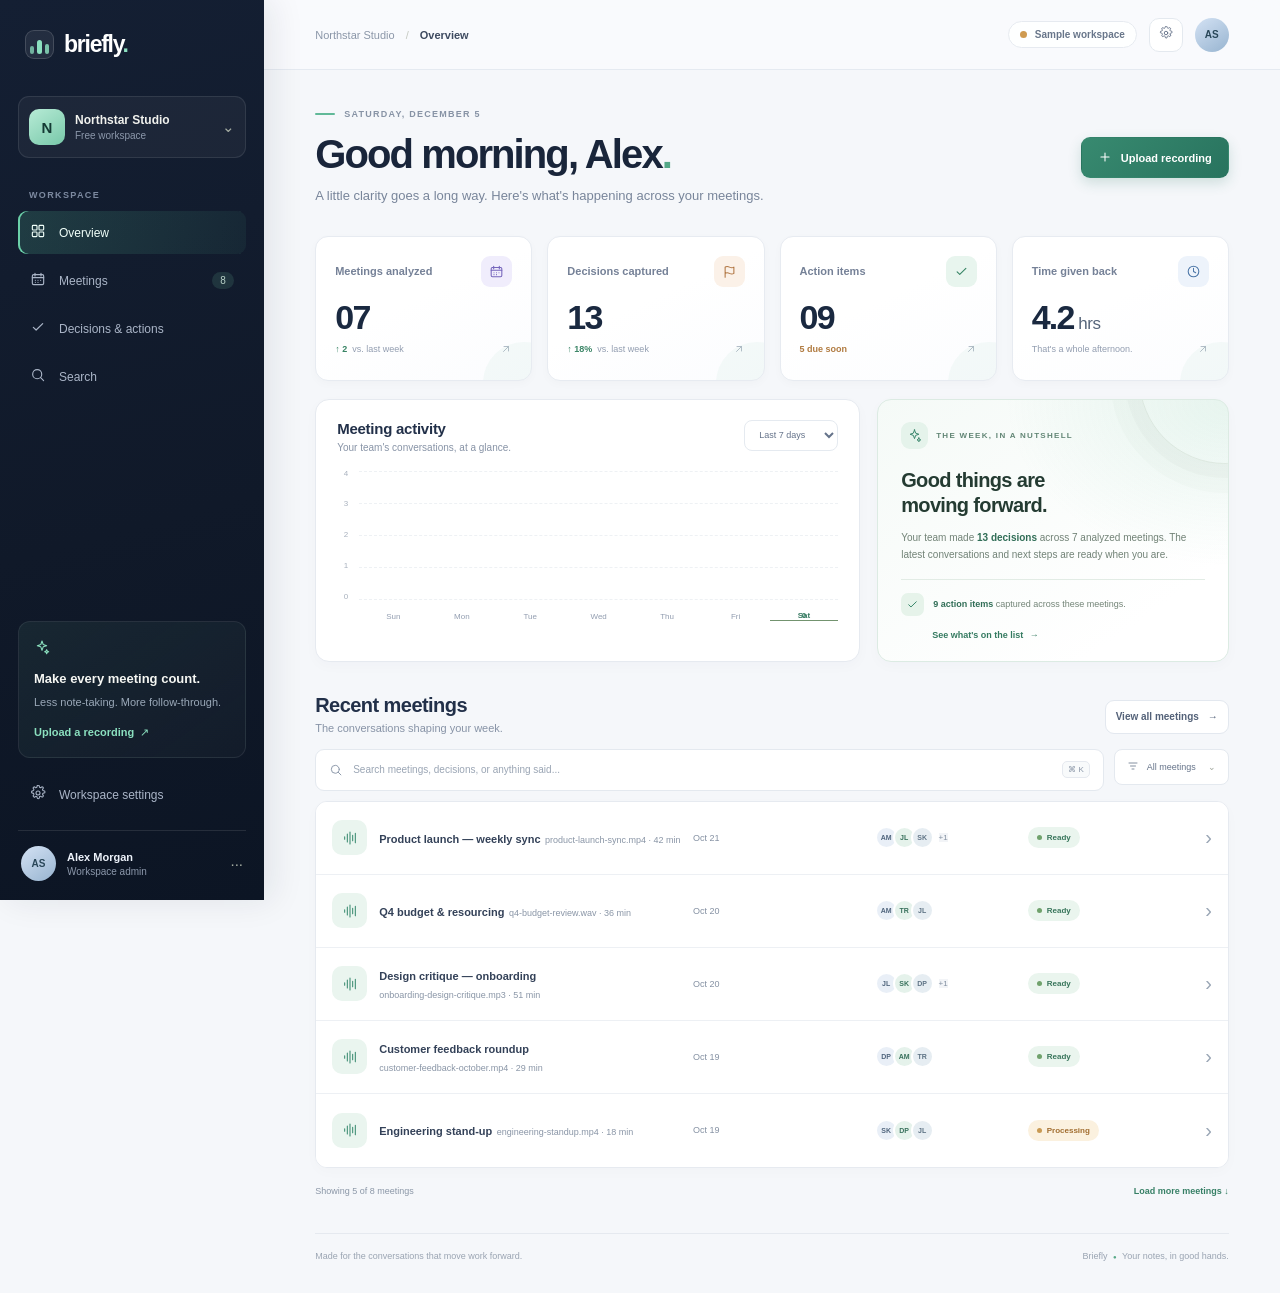
<file: web/index.html>
<!doctype html>
<html lang="en">
  <head>
    <meta charset="utf-8" />
    <meta name="viewport" content="width=device-width, initial-scale=1" />
    <meta name="theme-color" content="#f7f7f5" />
    <meta name="description" content="Meeting notes, decisions and follow-ups, in one thoughtful workspace." />
    <title>Briefly — Meeting intelligence</title>
    <link rel="stylesheet" href="./styles.css" />
    <script src="./config.js"></script>
    <script src="./app.js" defer></script>
  </head>
  <body>
    <div class="app-shell">
      <aside class="sidebar" aria-label="Workspace navigation">
        <a class="brand" href="#" aria-label="Briefly home">
          <span class="brand-mark" aria-hidden="true"><span></span><span></span><span></span></span>
          <span>briefly<span class="brand-dot">.</span></span>
        </a>

        <div class="workspace-switcher">
          <span class="workspace-avatar">N</span>
          <span class="workspace-copy"><strong>Northstar Studio</strong><small>Free workspace</small></span>
          <span class="chevron" aria-hidden="true">⌄</span>
        </div>

        <div class="nav-label">WORKSPACE</div>
        <nav class="primary-nav" aria-label="Main">
          <button class="nav-item is-active" data-view="overview"><span data-icon="grid"></span>Overview</button>
          <button class="nav-item" data-view="meetings"><span data-icon="calendar"></span>Meetings<span class="nav-count" id="nav-count">8</span></button>
          <button class="nav-item" data-view="decisions"><span data-icon="check"></span>Decisions &amp; actions</button>
          <button class="nav-item" data-view="search"><span data-icon="search"></span>Search</button>
        </nav>

        <div class="sidebar-spacer"></div>
        <div class="sidebar-note">
          <div class="note-icon" data-icon="sparkle"></div>
          <strong>Make every meeting count.</strong>
          <p>Less note-taking. More follow-through.</p>
          <button class="text-button" id="sidebar-upload">Upload a recording <span aria-hidden="true">↗</span></button>
        </div>
        <div class="sidebar-bottom">
          <button class="nav-item settings-button" id="settings-button"><span data-icon="settings"></span>Workspace settings</button>
          <div class="profile">
            <div class="profile-avatar">AS</div>
            <div class="profile-copy"><strong>Alex Morgan</strong><small>Workspace admin</small></div>
            <span class="chevron" aria-hidden="true">···</span>
          </div>
        </div>
      </aside>

      <main class="main-content">
        <header class="topbar">
          <div class="breadcrumbs"><span>Northstar Studio</span><span class="crumb-divider">/</span><strong id="breadcrumb-current">Overview</strong></div>
          <div class="topbar-actions">
            <div class="connection-pill" id="connection-status"><span class="status-dot"></span><span>Sample workspace</span></div>
            <button class="icon-button" id="top-settings" aria-label="Workspace account" title="Workspace account"><span data-icon="settings"></span></button>
            <div class="profile-avatar top-avatar" aria-label="Alex Morgan">AS</div>
          </div>
        </header>

        <div class="page-content">
          <section class="welcome-row">
            <div>
              <div class="eyebrow"><span class="eyebrow-line"></span><span id="today-label">WEDNESDAY, OCTOBER 21</span></div>
              <h1 id="page-title">Good morning, Alex<span class="title-period">.</span></h1>
              <p class="page-subtitle" id="page-subtitle">A little clarity goes a long way. Here's what's happening across your meetings.</p>
            </div>
            <button class="button button-primary" id="upload-button"><span data-icon="plus"></span>Upload recording</button>
            <input id="file-input" type="file" accept=".mp3,.mp4,.wav,.flac,.ogg,.webm,.amr,.m4a,audio/*,video/mp4,video/webm" multiple hidden />
          </section>

          <section class="metrics-grid" aria-label="Meeting activity">
            <article class="metric-card">
              <div class="metric-top"><span class="metric-label">Meetings analyzed</span><span class="metric-icon lilac" data-icon="calendar"></span></div>
              <div class="metric-value" id="metric-total">08</div>
              <div class="metric-foot"><span class="metric-trend">↑ 2</span><span>vs. last week</span><span class="metric-foot-icon" data-icon="arrow-up-right"></span></div>
            </article>
            <article class="metric-card">
              <div class="metric-top"><span class="metric-label">Decisions captured</span><span class="metric-icon peach" data-icon="flag"></span></div>
              <div class="metric-value" id="metric-decisions">24</div>
              <div class="metric-foot"><span class="metric-trend">↑ 18%</span><span>vs. last week</span><span class="metric-foot-icon" data-icon="arrow-up-right"></span></div>
            </article>
            <article class="metric-card">
              <div class="metric-top"><span class="metric-label">Action items</span><span class="metric-icon mint" data-icon="check"></span></div>
              <div class="metric-value" id="metric-actions">16</div>
              <div class="metric-foot"><span class="metric-trend neutral">5 due soon</span><span></span><span class="metric-foot-icon" data-icon="arrow-up-right"></span></div>
            </article>
            <article class="metric-card time-card">
              <div class="metric-top"><span class="metric-label">Time given back</span><span class="metric-icon sky" data-icon="clock"></span></div>
              <div class="metric-value">4.2<span class="metric-unit"> hrs</span></div>
              <div class="metric-foot"><span>That's a whole afternoon.</span><span class="metric-foot-icon" data-icon="arrow-up-right"></span></div>
            </article>
          </section>

          <section class="insight-grid">
            <article class="panel activity-panel">
              <div class="panel-heading">
                <div><h2>Meeting activity</h2><p>Your team's conversations, at a glance.</p></div>
                <label class="range-control"><span class="sr-only">Activity chart range</span><select class="select-button" id="activity-range" aria-label="Activity chart range"><option value="7">Last 7 days</option><option value="30">Last 30 days</option></select></label>
              </div>
              <div class="chart-wrap">
                <div class="chart-y-labels" aria-hidden="true"><span>8</span><span>6</span><span>4</span><span>2</span><span>0</span></div>
                <div class="chart-area">
                  <div class="chart-grid-lines" aria-hidden="true"><i></i><i></i><i></i><i></i><i></i></div>
                  <div class="chart-bars" id="chart-bars" aria-label="Meeting activity over the selected date range"></div>
                </div>
              </div>
            </article>

            <article class="panel focus-panel">
              <div class="focus-heading"><span class="focus-icon" data-icon="sparkle"></span><span>THE WEEK, IN A NUTSHELL</span></div>
              <h2>Good things are<br />moving forward.</h2>
              <p>Your team made <strong>24 decisions</strong> across 8 meetings. The product launch is on track, and design has a clear next step.</p>
              <div class="focus-divider"></div>
              <div class="focus-footer"><span class="focus-check" data-icon="check"></span><span><strong>5 action items</strong> need a little attention this week.</span></div>
              <button class="focus-link" data-view="decisions">See what's on the list <span aria-hidden="true">→</span></button>
            </article>
          </section>

          <section class="meetings-section" id="meetings-section">
            <div class="section-heading">
              <div><h2 id="meetings-heading">Recent meetings</h2><p id="meetings-description">The conversations shaping your week.</p></div>
              <button class="button button-secondary" data-view="meetings">View all meetings <span aria-hidden="true">→</span></button>
            </div>
            <div class="meeting-toolbar">
              <label class="search-box" for="meeting-search"><span data-icon="search"></span><input id="meeting-search" type="search" placeholder="Search meetings, decisions, or anything said..." autocomplete="off" /><kbd>⌘ K</kbd></label>
              <button class="filter-button" id="filter-button"><span data-icon="filter"></span>All meetings<span class="filter-chevron" aria-hidden="true">⌄</span></button>
            </div>
            <div class="meeting-list" id="meeting-list" aria-live="polite"></div>
            <div class="empty-state" id="empty-state" hidden>
              <div class="empty-icon" data-icon="search"></div>
              <h3>No meetings found</h3>
              <p>Try a different search, or upload a recording to get started.</p>
              <button class="button button-secondary" id="empty-upload">Upload a recording</button>
            </div>
            <div class="list-footer"><span id="list-count">Showing 8 meetings</span><button class="load-more" id="load-more">Load more meetings <span aria-hidden="true">↓</span></button></div>
          </section>

          <footer class="page-footer"><span>Made for the conversations that move work forward.</span><span>Briefly <span class="footer-dot">●</span> Your notes, in good hands.</span></footer>
        </div>
      </main>
    </div>

    <div class="modal-backdrop" id="settings-modal" hidden>
      <section class="modal-card settings-card" role="dialog" aria-modal="true" aria-labelledby="settings-title">
        <button class="modal-close" data-close-modal aria-label="Close">×</button>
        <div class="modal-kicker">YOUR WORKSPACE</div>
        <h2 id="settings-title">Your workspace</h2>
        <p class="modal-intro" id="settings-description">Sign in with your organization account to access private meeting recordings, summaries, and transcripts.</p>
        <div class="account-security"><span class="security-check" aria-hidden="true">✓</span><span>Protected by Amazon Cognito, short-lived access tokens, and account-scoped records.</span></div>
        <div class="modal-actions">
          <button type="button" class="button button-secondary" id="sample-button">Use sample data</button>
          <button type="button" class="button button-secondary" id="signout-button" hidden>Sign out</button>
          <button type="button" class="button button-primary" id="signin-button">Sign in securely <span aria-hidden="true">→</span></button>
        </div>
        <div class="form-error" id="settings-error" role="alert" hidden></div>
      </section>
    </div>

    <div class="modal-backdrop" id="detail-modal" hidden>
      <section class="modal-card detail-card" role="dialog" aria-modal="true" aria-labelledby="detail-title">
        <button class="modal-close" data-close-modal aria-label="Close">×</button>
        <div id="detail-content"></div>
      </section>
    </div>

    <div class="toast-region" id="toast-region" aria-live="polite" aria-atomic="true"></div>
  </body>
</html>
</file>
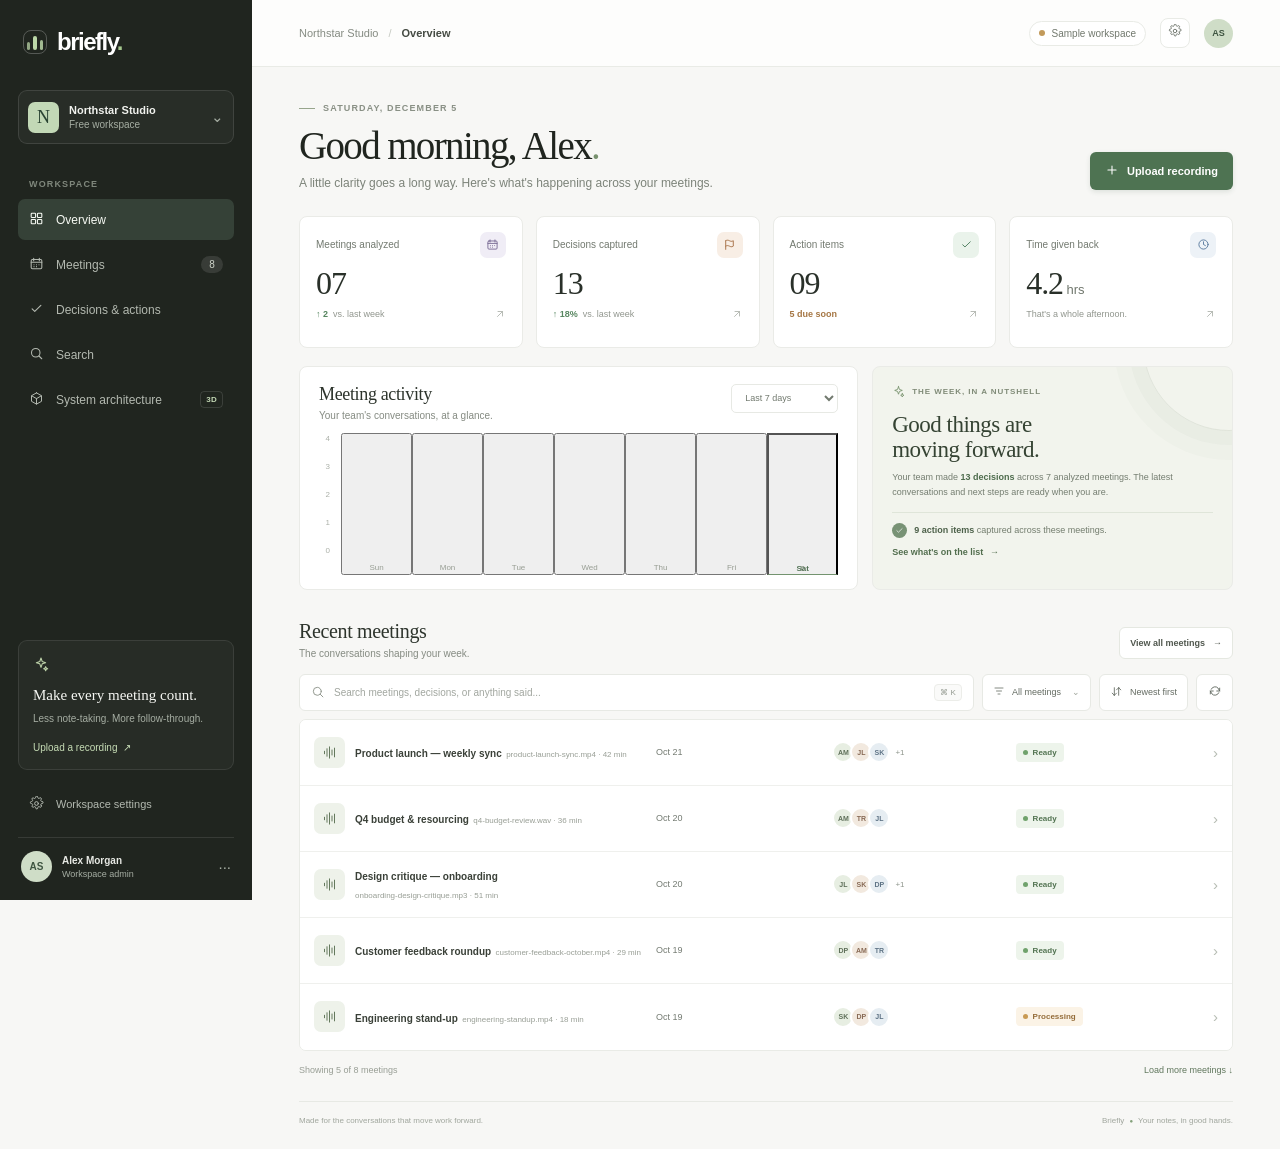
<file: The market analyst/web/index.html>
<!doctype html>
<html lang="en">
  <head>
    <meta charset="utf-8" />
    <meta name="viewport" content="width=device-width, initial-scale=1" />
    <meta name="theme-color" content="#f7f7f5" />
    <meta name="description" content="Meeting notes, decisions and follow-ups, in one thoughtful workspace." />
    <title>Briefly — Meeting intelligence</title>
    <link rel="stylesheet" href="./styles.css" />
    <script src="./config.js"></script>
    <script src="./app.js" defer></script>
  </head>
  <body>
    <div class="app-shell">
      <aside class="sidebar" aria-label="Workspace navigation">
        <a class="brand" href="#" aria-label="Briefly home">
          <span class="brand-mark" aria-hidden="true"><span></span><span></span><span></span></span>
          <span>briefly<span class="brand-dot">.</span></span>
        </a>

        <div class="workspace-switcher">
          <span class="workspace-avatar">N</span>
          <span class="workspace-copy"><strong>Northstar Studio</strong><small>Free workspace</small></span>
          <span class="chevron" aria-hidden="true">⌄</span>
        </div>

        <div class="nav-label">WORKSPACE</div>
        <nav class="primary-nav" aria-label="Main">
          <button class="nav-item is-active" data-view="overview" aria-label="Overview" title="Overview"><span data-icon="grid"></span><span class="nav-text">Overview</span></button>
          <button class="nav-item" data-view="meetings" aria-label="Meetings" title="Meetings"><span data-icon="calendar"></span><span class="nav-text">Meetings</span><span class="nav-count" id="nav-count">8</span></button>
          <button class="nav-item" data-view="decisions" aria-label="Decisions and actions" title="Decisions and actions"><span data-icon="check"></span><span class="nav-text">Decisions &amp; actions</span></button>
          <button class="nav-item" data-view="search" aria-label="Search meetings" title="Search"><span data-icon="search"></span><span class="nav-text">Search</span></button>
          <a class="nav-item architecture-nav" href="./architecture.html" aria-label="Explore the 3D system architecture" title="Explore the 3D system architecture"><span data-icon="diagram"></span><span class="nav-text">System architecture</span><span class="nav-badge">3D</span></a>
        </nav>

        <div class="sidebar-spacer"></div>
        <div class="sidebar-note">
          <div class="note-icon" data-icon="sparkle"></div>
          <strong>Make every meeting count.</strong>
          <p>Less note-taking. More follow-through.</p>
          <button class="text-button" id="sidebar-upload">Upload a recording <span aria-hidden="true">↗</span></button>
        </div>
        <div class="sidebar-bottom">
          <button class="nav-item settings-button" id="settings-button"><span data-icon="settings"></span>Workspace settings</button>
          <div class="profile">
            <div class="profile-avatar">AS</div>
            <div class="profile-copy"><strong>Alex Morgan</strong><small>Workspace admin</small></div>
            <span class="chevron" aria-hidden="true">···</span>
          </div>
        </div>
      </aside>

      <main class="main-content">
        <header class="topbar">
          <div class="breadcrumbs"><span>Northstar Studio</span><span class="crumb-divider">/</span><strong id="breadcrumb-current">Overview</strong></div>
          <div class="topbar-actions">
            <div class="connection-pill" id="connection-status"><span class="status-dot"></span><span>Sample workspace</span></div>
            <button class="icon-button" id="top-settings" aria-label="Sign in or manage your session" title="Sign in or manage session"><span data-icon="settings"></span></button>
            <div class="profile-avatar top-avatar" aria-label="Alex Morgan">AS</div>
          </div>
        </header>

        <div class="page-content">
          <section class="welcome-row">
            <div>
              <div class="eyebrow"><span class="eyebrow-line"></span><span id="today-label">WEDNESDAY, OCTOBER 21</span></div>
              <h1 id="page-title">Good morning, Alex<span class="title-period">.</span></h1>
              <p class="page-subtitle" id="page-subtitle">A little clarity goes a long way. Here's what's happening across your meetings.</p>
            </div>
            <button class="button button-primary" id="upload-button"><span data-icon="plus"></span>Upload recording</button>
            <input id="file-input" type="file" accept=".mp3,.mp4,.wav,.flac,.ogg,.webm,.amr,.m4a,audio/*,video/mp4,video/webm" multiple hidden />
          </section>

          <section class="metrics-grid" aria-label="Meeting activity">
            <article class="metric-card">
              <div class="metric-top"><span class="metric-label">Meetings analyzed</span><span class="metric-icon lilac" data-icon="calendar"></span></div>
              <div class="metric-value" id="metric-total">08</div>
              <div class="metric-foot"><span class="metric-trend">↑ 2</span><span>vs. last week</span><span class="metric-foot-icon" data-icon="arrow-up-right"></span></div>
            </article>
            <article class="metric-card">
              <div class="metric-top"><span class="metric-label">Decisions captured</span><span class="metric-icon peach" data-icon="flag"></span></div>
              <div class="metric-value" id="metric-decisions">24</div>
              <div class="metric-foot"><span class="metric-trend">↑ 18%</span><span>vs. last week</span><span class="metric-foot-icon" data-icon="arrow-up-right"></span></div>
            </article>
            <article class="metric-card">
              <div class="metric-top"><span class="metric-label">Action items</span><span class="metric-icon mint" data-icon="check"></span></div>
              <div class="metric-value" id="metric-actions">16</div>
              <div class="metric-foot"><span class="metric-trend neutral">5 due soon</span><span></span><span class="metric-foot-icon" data-icon="arrow-up-right"></span></div>
            </article>
            <article class="metric-card time-card">
              <div class="metric-top"><span class="metric-label">Time given back</span><span class="metric-icon sky" data-icon="clock"></span></div>
              <div class="metric-value">4.2<span class="metric-unit"> hrs</span></div>
              <div class="metric-foot"><span>That's a whole afternoon.</span><span class="metric-foot-icon" data-icon="arrow-up-right"></span></div>
            </article>
          </section>

          <section class="insight-grid">
            <article class="panel activity-panel">
              <div class="panel-heading">
                <div><h2>Meeting activity</h2><p>Your team's conversations, at a glance.</p></div>
                <label class="chart-range-label" for="chart-range"><span class="sr-only">Chart date range</span>
                  <select class="select-button" id="chart-range">
                    <option value="7">Last 7 days</option>
                    <option value="30">Last 30 days</option>
                    <option value="90">Last 90 days</option>
                  </select>
                </label>
              </div>
              <div class="chart-wrap">
                <div class="chart-y-labels" aria-hidden="true"><span>8</span><span>6</span><span>4</span><span>2</span><span>0</span></div>
                <div class="chart-area">
                  <div class="chart-grid-lines" aria-hidden="true"><i></i><i></i><i></i><i></i><i></i></div>
                  <div class="chart-bars" id="chart-bars" role="img" aria-label="Meeting activity over the last seven days"></div>
                </div>
              </div>
            </article>

            <article class="panel focus-panel">
              <div class="focus-heading"><span class="focus-icon" data-icon="sparkle"></span><span>THE WEEK, IN A NUTSHELL</span></div>
              <h2>Good things are<br />moving forward.</h2>
              <p>Your team made <strong>24 decisions</strong> across 8 meetings. The product launch is on track, and design has a clear next step.</p>
              <div class="focus-divider"></div>
              <div class="focus-footer"><span class="focus-check" data-icon="check"></span><span><strong>5 action items</strong> need a little attention this week.</span></div>
              <button class="focus-link" data-view="decisions">See what's on the list <span aria-hidden="true">→</span></button>
            </article>
          </section>

          <section class="meetings-section" id="meetings-section">
            <div class="section-heading">
              <div><h2 id="meetings-heading">Recent meetings</h2><p id="meetings-description">The conversations shaping your week.</p></div>
              <button class="button button-secondary" data-view="meetings">View all meetings <span aria-hidden="true">→</span></button>
            </div>
            <div class="meeting-toolbar">
              <label class="search-box" for="meeting-search"><span data-icon="search"></span><input id="meeting-search" type="search" placeholder="Search meetings, decisions, or anything said..." autocomplete="off" /><kbd>⌘ K</kbd></label>
              <div class="filter-wrap">
                <button class="filter-button" id="filter-button" aria-expanded="false" aria-haspopup="true"><span data-icon="filter"></span>All meetings<span class="filter-chevron" aria-hidden="true">⌄</span></button>
                <div class="filter-menu" id="filter-menu" role="menu" hidden>
                  <button role="menuitemradio" aria-checked="true" data-status-filter="all"><span class="filter-option-dot"></span>All meetings<span class="filter-option-count" id="filter-all-count"></span></button>
                  <button role="menuitemradio" aria-checked="false" data-status-filter="READY"><span class="filter-option-dot ready"></span>Ready<span class="filter-option-count" id="filter-ready-count"></span></button>
                  <button role="menuitemradio" aria-checked="false" data-status-filter="PROCESSING"><span class="filter-option-dot processing"></span>Processing<span class="filter-option-count" id="filter-processing-count"></span></button>
                  <button role="menuitemradio" aria-checked="false" data-status-filter="FAILED"><span class="filter-option-dot failed"></span>Needs attention<span class="filter-option-count" id="filter-failed-count"></span></button>
                </div>
              </div>
              <button class="filter-button sort-button" id="sort-button" title="Sort meetings by oldest first"><span data-icon="sort"></span><span id="sort-label">Newest first</span></button>
              <button class="filter-button refresh-button" id="refresh-button" aria-label="Refresh meetings" title="Refresh meetings"><span data-icon="refresh"></span></button>
              <button class="date-filter-chip" id="clear-date-filter" hidden></button>
            </div>
            <div class="meeting-list" id="meeting-list" aria-live="polite"></div>
            <div class="empty-state" id="empty-state" hidden>
              <div class="empty-icon" data-icon="search"></div>
              <h3>No meetings found</h3>
              <p>Try a different search, or upload a recording to get started.</p>
              <button class="button button-secondary" id="empty-upload">Upload a recording</button>
            </div>
            <div class="list-footer"><span id="list-count">Showing 8 meetings</span><button class="load-more" id="load-more">Load more meetings <span aria-hidden="true">↓</span></button></div>
          </section>

          <footer class="page-footer"><span>Made for the conversations that move work forward.</span><span>Briefly <span class="footer-dot">●</span> Your notes, in good hands.</span></footer>
        </div>
      </main>
    </div>

    <div class="modal-backdrop" id="settings-modal" hidden>
      <section class="modal-card settings-card" role="dialog" aria-modal="true" aria-labelledby="settings-title">
        <button class="modal-close" data-close-modal aria-label="Close">×</button>
        <div class="modal-kicker">YOUR WORKSPACE</div>
        <h2 id="settings-title">Your workspace, securely connected.</h2>
        <p class="modal-intro">Sign in with your verified email. Your session is short-lived, scoped to your meetings, and never shared between accounts.</p>
        <div class="security-list">
          <div><span>01</span><strong>Verified account</strong><small>Protected with a strong 12-character password.</small></div>
          <div><span>02</span><strong>Short-lived session</strong><small>One-hour access token, renewed securely in this tab.</small></div>
          <div><span>03</span><strong>Private by default</strong><small>Meeting searches and recording links are scoped to your account.</small></div>
          <div><span>04</span><strong>Extra protection</strong><small>Authenticator-app MFA can be enabled in your account.</small></div>
        </div>
        <div class="auth-actions">
          <button type="button" class="button button-secondary" id="disconnect-button">Explore sample data</button>
          <button type="button" class="button button-primary" id="connect-button">Sign in securely <span aria-hidden="true">→</span></button>
        </div>
        <button class="signout-button" id="signout-button" hidden>Sign out of this account</button>
        <div class="form-error" id="settings-error" role="alert" hidden></div>
        <p class="field-note">New here? The secure sign-in page includes email verification and account registration.</p>
      </section>
    </div>

    <div class="modal-backdrop" id="detail-modal" hidden>
      <section class="modal-card detail-card" role="dialog" aria-modal="true" aria-labelledby="detail-title">
        <button class="modal-close" data-close-modal aria-label="Close">×</button>
        <div id="detail-content"></div>
      </section>
    </div>

    <div class="toast-region" id="toast-region" aria-live="polite" aria-atomic="true"></div>
  </body>
</html>
</file>
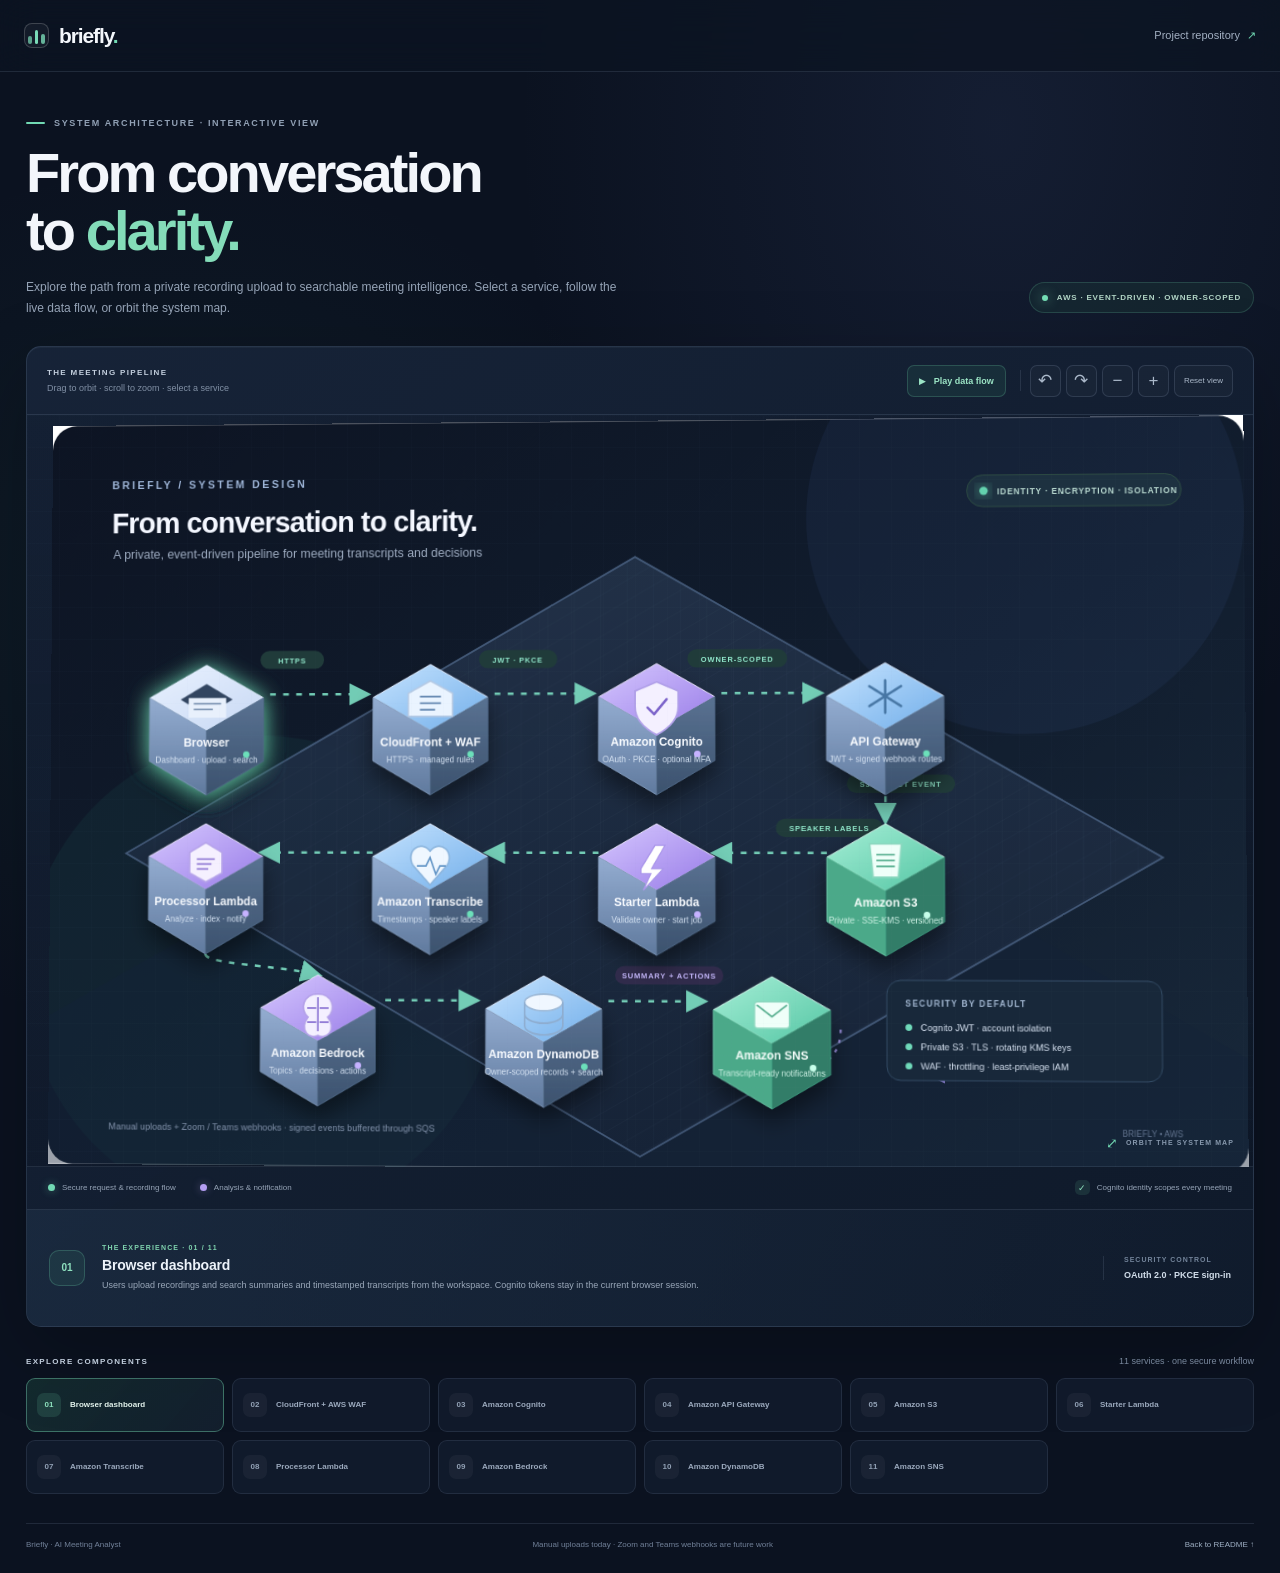
<file: docs/architecture.html>
<!doctype html>
<html lang="en">
  <head>
    <meta charset="utf-8" />
    <meta name="viewport" content="width=device-width, initial-scale=1" />
    <meta name="theme-color" content="#101827" />
    <meta name="description" content="Explore the live Briefly AI Meeting Analyst architecture: select services, follow the data flow, and orbit the 3D system map." />
    <title>Live architecture — Briefly</title>
    <link rel="stylesheet" href="./architecture.css" />
    <script src="./architecture.js" defer></script>
  </head>
  <body>
    <header class="topbar">
      <a class="brand" href="https://github.com/Ayush-Singh986/The-Meetings-Analyst#readme" aria-label="Briefly project documentation">
        <span class="brand-mark" aria-hidden="true"><i></i><i></i><i></i></span>
        <span>briefly<span class="brand-dot">.</span></span>
      </a>
      <a class="back-link" href="https://github.com/Ayush-Singh986/The-Meetings-Analyst">Project repository <span aria-hidden="true">↗</span></a>
    </header>

    <main class="page">
      <section class="intro">
        <div>
          <p class="eyebrow"><span></span> SYSTEM ARCHITECTURE · INTERACTIVE VIEW</p>
          <h1>From conversation<br />to <span>clarity.</span></h1>
          <p class="intro-copy">Explore the path from a private recording upload to searchable meeting intelligence. Select a service, follow the live data flow, or orbit the system map.</p>
        </div>
        <div class="status-pill"><i></i> AWS · EVENT-DRIVEN · OWNER-SCOPED</div>
      </section>

      <section class="architecture-card" aria-label="Interactive architecture explorer">
        <div class="toolbar">
          <div class="map-heading"><span class="eyebrow-small">THE MEETING PIPELINE</span><span class="interaction-hint">Drag to orbit · scroll to zoom · select a service</span></div>
          <div class="controls" aria-label="Diagram controls">
            <button id="flow-toggle" class="flow-button" type="button" aria-pressed="false"><span aria-hidden="true">▶</span><span>Play data flow</span></button>
            <span class="control-divider" aria-hidden="true"></span>
            <button class="camera-button" id="rotate-left" type="button" aria-label="Rotate left" title="Rotate left">↶</button>
            <button class="camera-button" id="rotate-right" type="button" aria-label="Rotate right" title="Rotate right">↷</button>
            <button class="camera-button" id="zoom-out" type="button" aria-label="Zoom out" title="Zoom out">−</button>
            <button class="camera-button" id="zoom-in" type="button" aria-label="Zoom in" title="Zoom in">+</button>
            <button class="reset-button" id="reset-camera" type="button">Reset view</button>
          </div>
        </div>
        <div class="canvas-wrap" id="canvas-wrap" tabindex="0" aria-label="3D architecture map. Drag to orbit. Use arrow keys to rotate, plus or minus to zoom, and Home to reset.">
          <object id="architecture-art" data="./architecture.svg" type="image/svg+xml" aria-label="Interactive 3D isometric diagram of the Briefly meeting analyst pipeline"></object>
          <div class="canvas-hint"><span class="drag-icon" aria-hidden="true">⤢</span> ORBIT THE SYSTEM MAP</div>
        </div>
        <div class="map-legend">
          <span><i class="legend-dot ingest"></i> Secure request &amp; recording flow</span>
          <span><i class="legend-dot analysis"></i> Analysis &amp; notification</span>
          <span class="legend-owner"><i class="legend-check">✓</i> Cognito identity scopes every meeting</span>
        </div>
        <section class="service-detail" aria-live="polite" aria-atomic="true">
          <div class="detail-icon" id="detail-icon">01</div>
          <div class="detail-copy">
            <div class="detail-eyebrow" id="detail-category">THE EXPERIENCE · 01 / 11</div>
            <h2 id="detail-title">Browser dashboard</h2>
            <p id="detail-description">Users upload recordings and search summaries and timestamped transcripts from the workspace.</p>
          </div>
          <div class="detail-security"><span>SECURITY CONTROL</span><strong id="detail-security-value">OAuth 2.0 · PKCE sign-in</strong></div>
        </section>
      </section>

      <section class="service-index" aria-label="Choose a service">
        <div class="index-title"><span class="eyebrow-small">EXPLORE COMPONENTS</span><span>11 services · one secure workflow</span></div>
        <div class="service-buttons" id="service-buttons"></div>
      </section>

      <footer class="page-footer">
        <span>Briefly · AI Meeting Analyst</span>
        <span>Manual uploads today · Zoom and Teams webhooks are future work</span>
        <a href="https://github.com/Ayush-Singh986/The-Meetings-Analyst#readme">Back to README ↑</a>
      </footer>
    </main>
  </body>
</html>
</file>
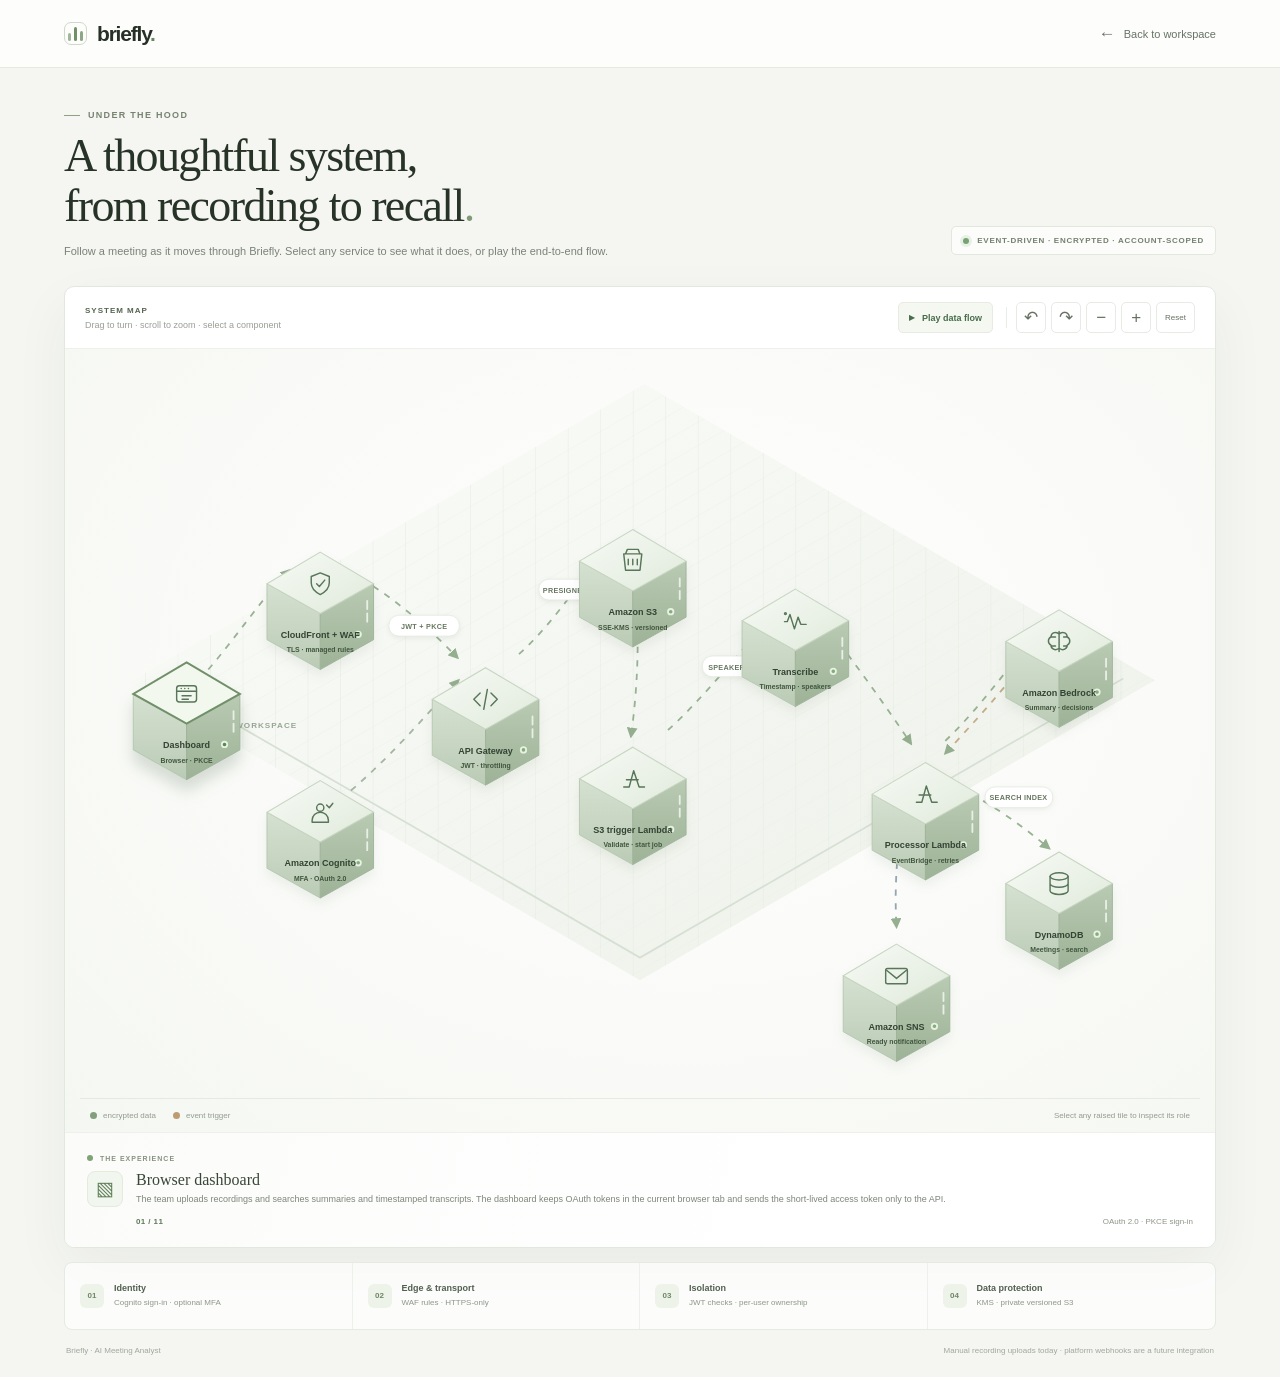
<file: The market analyst/web/architecture.html>
<!doctype html>
<html lang="en">
  <head>
    <meta charset="utf-8" />
    <meta name="viewport" content="width=device-width, initial-scale=1" />
    <meta name="theme-color" content="#f5f6f2" />
    <meta name="description" content="Explore Briefly's secure, event-driven AI meeting analysis architecture." />
    <title>System architecture — Briefly</title>
    <link rel="stylesheet" href="./architecture.css" />
    <script src="./architecture.js" defer></script>
  </head>
  <body>
    <header class="arch-topbar">
      <a class="arch-brand" href="./index.html" aria-label="Briefly dashboard">
        <span class="brand-mark" aria-hidden="true"><i></i><i></i><i></i></span>
        <span>briefly<span class="brand-period">.</span></span>
      </a>
      <a class="back-link" href="./index.html"><span aria-hidden="true">←</span> Back to workspace</a>
    </header>

    <main class="arch-main">
      <section class="arch-intro">
        <div>
          <div class="arch-eyebrow"><span></span> UNDER THE HOOD</div>
          <h1>A thoughtful system,<br />from recording to recall<span>.</span></h1>
          <p>Follow a meeting as it moves through Briefly. Select any service to see what it does, or play the end-to-end flow.</p>
        </div>
        <div class="arch-status"><span class="live-dot"></span><span>EVENT-DRIVEN · ENCRYPTED · ACCOUNT-SCOPED</span></div>
      </section>

      <section class="architecture-card" aria-label="Interactive system architecture">
        <div class="diagram-toolbar">
          <div class="diagram-heading"><span class="diagram-kicker">SYSTEM MAP</span><span class="diagram-hint">Drag to turn · scroll to zoom · select a component</span></div>
          <div class="diagram-controls" aria-label="Diagram controls">
            <button id="flow-toggle" class="flow-button" type="button" aria-pressed="false"><span class="play-icon" aria-hidden="true">▶</span><span>Play data flow</span></button>
            <span class="control-divider" aria-hidden="true"></span>
            <button class="camera-button" id="rotate-left" type="button" aria-label="Rotate diagram left" title="Rotate left">↶</button>
            <button class="camera-button" id="rotate-right" type="button" aria-label="Rotate diagram right" title="Rotate right">↷</button>
            <button class="camera-button" id="zoom-out" type="button" aria-label="Zoom out" title="Zoom out">−</button>
            <button class="camera-button" id="zoom-in" type="button" aria-label="Zoom in" title="Zoom in">+</button>
            <button class="camera-button reset-button" id="reset-camera" type="button" title="Reset view">Reset</button>
          </div>
        </div>

        <div class="diagram-stage" id="diagram-stage">
          <svg class="diagram-svg" id="diagram-svg" viewBox="0 0 1240 820" role="group" aria-labelledby="diagram-title diagram-description">
            <title id="diagram-title">Briefly meeting analysis, from upload through notification</title>
            <desc id="diagram-description">An interactive isometric diagram. Select a service to read its role, or play the full processing flow.</desc>
            <defs>
              <linearGradient id="floor" x1="0" y1="0" x2="1" y2="1">
                <stop offset="0" stop-color="#fbfcf9" />
                <stop offset="1" stop-color="#edf1e9" />
              </linearGradient>
              <linearGradient id="top-face" x1="0" y1="0" x2="1" y2="1">
                <stop offset="0" stop-color="#f7faf4" />
                <stop offset="1" stop-color="#e0eadc" />
              </linearGradient>
              <linearGradient id="left-face" x1="0" y1="0" x2="0" y2="1">
                <stop offset="0" stop-color="#d6e1d1" />
                <stop offset="1" stop-color="#bacbb5" />
              </linearGradient>
              <linearGradient id="right-face" x1="0" y1="0" x2="0" y2="1">
                <stop offset="0" stop-color="#b9cbb3" />
                <stop offset="1" stop-color="#9db297" />
              </linearGradient>
              <linearGradient id="accent-face" x1="0" y1="0" x2="1" y2="1">
                <stop offset="0" stop-color="#779777" />
                <stop offset="1" stop-color="#486a4e" />
              </linearGradient>
              <pattern id="floor-grid" width="36" height="36" patternUnits="userSpaceOnUse" patternTransform="skewY(-30) scale(1 .72)">
                <path d="M36 0H0V36" fill="none" stroke="#dfe6dc" stroke-width="1" />
              </pattern>
              <filter id="node-shadow" x="-30%" y="-25%" width="160%" height="180%">
                <feDropShadow dx="0" dy="12" stdDeviation="8" flood-color="#596c55" flood-opacity=".14" />
              </filter>
              <marker id="arrow" viewBox="0 0 10 10" refX="8" refY="5" markerWidth="6" markerHeight="6" orient="auto-start-reverse">
                <path d="M0 0 10 5 0 10Z" fill="#7d9c77" />
              </marker>
              <symbol id="icon-browser" viewBox="-15 -15 30 30">
                <rect x="-11" y="-9" width="22" height="18" rx="3" />
                <path d="M-11-3h22M-6-6h.1M-2-6h.1M2-6h.1M-5 2h10M-5 6h7" />
              </symbol>
              <symbol id="icon-shield" viewBox="-15 -15 30 30">
                <path d="M0-12 10-8v7c0 6-4 10-10 13C-6 9-10 5-10-1v-7z" />
                <path d="m-4 0 3 3 6-7" />
              </symbol>
              <symbol id="icon-user" viewBox="-15 -15 30 30">
                <circle cx="0" cy="-5" r="4" />
                <path d="M-9 11v-2a9 9 0 0 1 18 0v2zM7-8l3 3 4-5" />
              </symbol>
              <symbol id="icon-api" viewBox="-15 -15 30 30">
                <path d="m-6-7-7 7 7 7M6-7l7 7-7 7M2-11-2 11" />
              </symbol>
              <symbol id="icon-bucket" viewBox="-15 -15 30 30">
                <path d="M-10-8h20l-2 18h-16zM-8-8l2-5h12l2 5M-5-2v6M0-2v6M5-2v6" />
              </symbol>
              <symbol id="icon-lambda" viewBox="-15 -15 30 30">
                <path d="M-10 9h6l5-18 6 18h6M-7 1h13" />
              </symbol>
              <symbol id="icon-wave" viewBox="-15 -15 30 30">
                <path d="M-12 1h3l3-8 5 16 4-13 3 8h6" />
                <circle cx="-11" cy="-8" r="1" />
              </symbol>
              <symbol id="icon-brain" viewBox="-15 -15 30 30">
                <path d="M0-11v22M-1-9a5 5 0 0 0-8 4 5 5 0 0 0 0 9 5 5 0 0 0 8 4M1-9a5 5 0 0 1 8 4 5 5 0 0 1 0 9 5 5 0 0 1-8 4M-8-5h4M5-5h3M-8 5h4M5 5h3" />
              </symbol>
              <symbol id="icon-database" viewBox="-15 -15 30 30">
                <ellipse cx="0" cy="-8" rx="10" ry="4" />
                <path d="M-10-8v16c0 2 4 4 10 4s10-2 10-4V-8M-10 0c0 2 4 4 10 4s10-2 10-4" />
              </symbol>
              <symbol id="icon-mail" viewBox="-15 -15 30 30">
                <rect x="-12" y="-8" width="24" height="17" rx="2" />
                <path d="m-11-6 11 9L11-6" />
              </symbol>
            </defs>

            <g class="floor-plane" aria-hidden="true">
              <path d="M54 360 625 30 1190 358 620 690Z" fill="url(#floor)" />
              <path d="M54 360 625 30 1190 358 620 690Z" fill="url(#floor-grid)" opacity=".8" />
              <path d="m85 356 535 309 535-309" fill="none" stroke="#d7e0d3" stroke-width="2" />
              <text x="72" y="411" class="plane-label">SECURE MEETING WORKSPACE</text>
            </g>

            <g class="wires" aria-hidden="true">
              <path id="wire-upload" class="wire" d="M142 346C174 309 203 265 232 236" marker-end="url(#arrow)" />
              <path id="wire-edge-api" class="wire" d="M299 238C350 267 388 302 418 333" marker-end="url(#arrow)" />
              <path id="wire-auth-api" class="wire wire-auth" d="M300 480C351 436 389 389 419 358" marker-end="url(#arrow)" />
              <path id="wire-api-s3" class="wire" d="M486 329C528 291 558 241 584 211" marker-end="url(#arrow)" />
              <path id="wire-s3-lambda" class="wire" d="M612 231C620 291 619 355 610 420" marker-end="url(#arrow)" />
              <path id="wire-lambda-transcribe" class="wire" d="M651 413C693 375 738 317 773 279" marker-end="url(#arrow)" />
              <path id="wire-transcribe-processor" class="wire" d="M813 282C849 326 887 379 920 428" marker-end="url(#arrow)" />
              <path id="wire-processor-bedrock" class="wire" d="M958 425C1002 383 1042 324 1070 293" marker-end="url(#arrow)" />
              <path id="wire-bedrock-processor" class="wire wire-return" d="M1060 318C1025 367 989 405 958 439" marker-end="url(#arrow)" />
              <path id="wire-processor-db" class="wire" d="M946 465C1001 487 1042 518 1073 544" marker-end="url(#arrow)" />
              <path id="wire-processor-sns" class="wire wire-notification" d="M920 471C905 525 901 581 904 631" marker-end="url(#arrow)" />
            </g>

            <g class="data-labels" aria-hidden="true">
              <g transform="translate(342 286)"><rect width="78" height="23" rx="11" /><text x="39" y="15">JWT + PKCE</text></g>
              <g transform="translate(508 246)"><rect width="78" height="23" rx="11" /><text x="39" y="15">PRESIGNED PUT</text></g>
              <g transform="translate(689 331)"><rect width="91" height="23" rx="11" /><text x="45" y="15">SPEAKER LABELS</text></g>
              <g transform="translate(1002 476)"><rect width="75" height="23" rx="11" /><text x="37" y="15">SEARCH INDEX</text></g>
            </g>

            <g class="components">
              <g class="service-node" data-component="browser" transform="translate(118 338)" role="button" tabindex="0" aria-label="Browser dashboard. Select for details." aria-pressed="false">
                <path class="node-shadow" d="m0 18 59 33v24L0 42l-59 33V51z" />
                <path class="node-left" d="m-59 35 59 33v62l-59-33z" />
                <path class="node-right" d="m0 68 59-33v62L0 130z" />
                <path class="node-top" d="m0 0 59 35-59 33-59-33z" />
                <use class="service-icon" href="#icon-browser" x="-15" y="20" width="30" height="30" />
                <circle class="node-led" cx="42" cy="91" r="3" />
                <text class="node-title" x="0" y="95">Dashboard</text><text class="node-subtitle" x="0" y="111">Browser · PKCE</text>
                <path class="node-port" d="M52 54v9m0 5v9" />
              </g>

              <g class="service-node" data-component="edge" transform="translate(266 216)" role="button" tabindex="0" aria-label="CloudFront and WAF. Select for details." aria-pressed="false">
                <path class="node-shadow" d="m0 18 59 33v24L0 42l-59 33V51z" />
                <path class="node-left" d="m-59 35 59 33v62l-59-33z" />
                <path class="node-right" d="m0 68 59-33v62L0 130z" />
                <path class="node-top" d="m0 0 59 35-59 33-59-33z" />
                <use class="service-icon" href="#icon-shield" x="-15" y="20" width="30" height="30" />
                <circle class="node-led" cx="42" cy="91" r="3" />
                <text class="node-title" x="0" y="95">CloudFront + WAF</text><text class="node-subtitle" x="0" y="111">TLS · managed rules</text>
                <path class="node-port" d="M52 54v9m0 5v9" />
              </g>

              <g class="service-node" data-component="auth" transform="translate(266 469)" role="button" tabindex="0" aria-label="Amazon Cognito. Select for details." aria-pressed="false">
                <path class="node-shadow" d="m0 18 59 33v24L0 42l-59 33V51z" />
                <path class="node-left" d="m-59 35 59 33v62l-59-33z" />
                <path class="node-right" d="m0 68 59-33v62L0 130z" />
                <path class="node-top" d="m0 0 59 35-59 33-59-33z" />
                <use class="service-icon" href="#icon-user" x="-15" y="20" width="30" height="30" />
                <circle class="node-led" cx="42" cy="91" r="3" />
                <text class="node-title" x="0" y="95">Amazon Cognito</text><text class="node-subtitle" x="0" y="111">MFA · OAuth 2.0</text>
                <path class="node-port" d="M52 54v9m0 5v9" />
              </g>

              <g class="service-node" data-component="api" transform="translate(449 344)" role="button" tabindex="0" aria-label="Amazon API Gateway. Select for details." aria-pressed="false">
                <path class="node-shadow" d="m0 18 59 33v24L0 42l-59 33V51z" />
                <path class="node-left" d="m-59 35 59 33v62l-59-33z" />
                <path class="node-right" d="m0 68 59-33v62L0 130z" />
                <path class="node-top" d="m0 0 59 35-59 33-59-33z" />
                <use class="service-icon" href="#icon-api" x="-15" y="20" width="30" height="30" />
                <circle class="node-led" cx="42" cy="91" r="3" />
                <text class="node-title" x="0" y="95">API Gateway</text><text class="node-subtitle" x="0" y="111">JWT · throttling</text>
                <path class="node-port" d="M52 54v9m0 5v9" />
              </g>

              <g class="service-node" data-component="s3" transform="translate(612 191)" role="button" tabindex="0" aria-label="Amazon S3. Select for details." aria-pressed="false">
                <path class="node-shadow" d="m0 18 59 33v24L0 42l-59 33V51z" />
                <path class="node-left" d="m-59 35 59 33v62l-59-33z" />
                <path class="node-right" d="m0 68 59-33v62L0 130z" />
                <path class="node-top" d="m0 0 59 35-59 33-59-33z" />
                <use class="service-icon" href="#icon-bucket" x="-15" y="20" width="30" height="30" />
                <circle class="node-led" cx="42" cy="91" r="3" />
                <text class="node-title" x="0" y="95">Amazon S3</text><text class="node-subtitle" x="0" y="111">SSE-KMS · versioned</text>
                <path class="node-port" d="M52 54v9m0 5v9" />
              </g>

              <g class="service-node" data-component="starter" transform="translate(612 432)" role="button" tabindex="0" aria-label="Transcription starter Lambda. Select for details." aria-pressed="false">
                <path class="node-shadow" d="m0 18 59 33v24L0 42l-59 33V51z" />
                <path class="node-left" d="m-59 35 59 33v62l-59-33z" />
                <path class="node-right" d="m0 68 59-33v62L0 130z" />
                <path class="node-top" d="m0 0 59 35-59 33-59-33z" />
                <use class="service-icon" href="#icon-lambda" x="-15" y="20" width="30" height="30" />
                <circle class="node-led" cx="42" cy="91" r="3" />
                <text class="node-title" x="0" y="95">S3 trigger Lambda</text><text class="node-subtitle" x="0" y="111">Validate · start job</text>
                <path class="node-port" d="M52 54v9m0 5v9" />
              </g>

              <g class="service-node" data-component="transcribe" transform="translate(792 257)" role="button" tabindex="0" aria-label="Amazon Transcribe. Select for details." aria-pressed="false">
                <path class="node-shadow" d="m0 18 59 33v24L0 42l-59 33V51z" />
                <path class="node-left" d="m-59 35 59 33v62l-59-33z" />
                <path class="node-right" d="m0 68 59-33v62L0 130z" />
                <path class="node-top" d="m0 0 59 35-59 33-59-33z" />
                <use class="service-icon" href="#icon-wave" x="-15" y="20" width="30" height="30" />
                <circle class="node-led" cx="42" cy="91" r="3" />
                <text class="node-title" x="0" y="95">Transcribe</text><text class="node-subtitle" x="0" y="111">Timestamp · speakers</text>
                <path class="node-port" d="M52 54v9m0 5v9" />
              </g>

              <g class="service-node" data-component="processor" transform="translate(936 449)" role="button" tabindex="0" aria-label="Transcript processor Lambda. Select for details." aria-pressed="false">
                <path class="node-shadow" d="m0 18 59 33v24L0 42l-59 33V51z" />
                <path class="node-left" d="m-59 35 59 33v62l-59-33z" />
                <path class="node-right" d="m0 68 59-33v62L0 130z" />
                <path class="node-top" d="m0 0 59 35-59 33-59-33z" />
                <use class="service-icon" href="#icon-lambda" x="-15" y="20" width="30" height="30" />
                <circle class="node-led" cx="42" cy="91" r="3" />
                <text class="node-title" x="0" y="95">Processor Lambda</text><text class="node-subtitle" x="0" y="111">EventBridge · retries</text>
                <path class="node-port" d="M52 54v9m0 5v9" />
              </g>

              <g class="service-node" data-component="bedrock" transform="translate(1084 280)" role="button" tabindex="0" aria-label="Amazon Bedrock. Select for details." aria-pressed="false">
                <path class="node-shadow" d="m0 18 59 33v24L0 42l-59 33V51z" />
                <path class="node-left" d="m-59 35 59 33v62l-59-33z" />
                <path class="node-right" d="m0 68 59-33v62L0 130z" />
                <path class="node-top" d="m0 0 59 35-59 33-59-33z" />
                <use class="service-icon" href="#icon-brain" x="-15" y="20" width="30" height="30" />
                <circle class="node-led" cx="42" cy="91" r="3" />
                <text class="node-title" x="0" y="95">Amazon Bedrock</text><text class="node-subtitle" x="0" y="111">Summary · decisions</text>
                <path class="node-port" d="M52 54v9m0 5v9" />
              </g>

              <g class="service-node" data-component="dynamodb" transform="translate(1084 548)" role="button" tabindex="0" aria-label="Amazon DynamoDB. Select for details." aria-pressed="false">
                <path class="node-shadow" d="m0 18 59 33v24L0 42l-59 33V51z" />
                <path class="node-left" d="m-59 35 59 33v62l-59-33z" />
                <path class="node-right" d="m0 68 59-33v62L0 130z" />
                <path class="node-top" d="m0 0 59 35-59 33-59-33z" />
                <use class="service-icon" href="#icon-database" x="-15" y="20" width="30" height="30" />
                <circle class="node-led" cx="42" cy="91" r="3" />
                <text class="node-title" x="0" y="95">DynamoDB</text><text class="node-subtitle" x="0" y="111">Meetings · search</text>
                <path class="node-port" d="M52 54v9m0 5v9" />
              </g>

              <g class="service-node" data-component="sns" transform="translate(904 650)" role="button" tabindex="0" aria-label="Amazon SNS. Select for details." aria-pressed="false">
                <path class="node-shadow" d="m0 18 59 33v24L0 42l-59 33V51z" />
                <path class="node-left" d="m-59 35 59 33v62l-59-33z" />
                <path class="node-right" d="m0 68 59-33v62L0 130z" />
                <path class="node-top" d="m0 0 59 35-59 33-59-33z" />
                <use class="service-icon" href="#icon-mail" x="-15" y="20" width="30" height="30" />
                <circle class="node-led" cx="42" cy="91" r="3" />
                <text class="node-title" x="0" y="95">Amazon SNS</text><text class="node-subtitle" x="0" y="111">Ready notification</text>
                <path class="node-port" d="M52 54v9m0 5v9" />
              </g>
            </g>
          </svg>
          <div class="stage-caption"><span class="caption-key"><i></i> encrypted data</span><span class="caption-key"><i class="key-event"></i> event trigger</span><span class="stage-tip">Select any raised tile to inspect its role</span></div>
        </div>

        <aside class="component-detail" aria-live="polite" aria-atomic="true">
          <div class="detail-overline"><span class="detail-indicator"></span><span id="detail-category">THE EXPERIENCE</span></div>
          <div class="detail-content">
            <div class="detail-icon" id="detail-icon" aria-hidden="true">▧</div>
            <div><h2 id="detail-title">Browser dashboard</h2><p id="detail-description">The team uploads meeting recordings and searches summaries and timestamped transcripts from a private workspace.</p></div>
          </div>
          <div class="detail-footer"><span class="detail-step" id="detail-step">01 / 11</span><span id="detail-security">OAuth 2.0 · PKCE sign-in</span></div>
        </aside>
      </section>

      <section class="security-strip" aria-label="Security layers">
        <div><span class="strip-icon">01</span><span><strong>Identity</strong><small>Cognito sign-in · optional MFA</small></span></div>
        <div><span class="strip-icon">02</span><span><strong>Edge &amp; transport</strong><small>WAF rules · HTTPS-only</small></span></div>
        <div><span class="strip-icon">03</span><span><strong>Isolation</strong><small>JWT checks · per-user ownership</small></span></div>
        <div><span class="strip-icon">04</span><span><strong>Data protection</strong><small>KMS · private versioned S3</small></span></div>
      </section>
      <footer class="arch-footer"><span>Briefly · AI Meeting Analyst</span><span>Manual recording uploads today · platform webhooks are a future integration</span></footer>
    </main>
  </body>
</html>
</file>
<file: web/styles.css>
:root {
  color-scheme: light;
  --ink: #20251f;
  --ink-soft: #525950;
  --muted: #858b82;
  --line: #e9ebe6;
  --paper: #f7f7f5;
  --surface: #ffffff;
  --sidebar: #20251f;
  --sidebar-muted: #a6aea3;
  --green: #557d58;
  --green-dark: #375e3d;
  --green-pale: #eaf2e9;
  --amber: #a66f2e;
  --amber-pale: #f9f0e4;
  --blue: #647fa6;
  --blue-pale: #edf1f7;
  --red: #ae554a;
  --red-pale: #f8ece9;
  --shadow: 0 18px 50px rgba(30, 40, 30, 0.11);
  font-family: Inter, ui-sans-serif, -apple-system, BlinkMacSystemFont, "Segoe UI", sans-serif;
  font-synthesis: none;
  text-rendering: optimizeLegibility;
  -webkit-font-smoothing: antialiased;
  -moz-osx-font-smoothing: grayscale;
}

* { box-sizing: border-box; }
body { margin: 0; min-width: 360px; color: var(--ink); background: var(--paper); }
button, input { font: inherit; }
button { color: inherit; }
button:focus-visible, input:focus-visible { outline: 3px solid rgba(85, 125, 88, 0.35); outline-offset: 2px; }
button:disabled { cursor: wait; opacity: .7; }
.app-shell { min-height: 100vh; }
.sidebar { width: 252px; position: fixed; inset: 0 auto 0 0; z-index: 5; display: flex; flex-direction: column; padding: 28px 18px 18px; color: #f6f7f3; background: var(--sidebar); }
.brand { display: flex; align-items: center; gap: 10px; width: fit-content; margin: 0 0 34px 5px; color: #fff; font-size: 24px; font-weight: 700; letter-spacing: -1.5px; text-decoration: none; }
.brand-dot { color: #a4c78d; }
.brand-mark { width: 24px; height: 24px; display: inline-flex; align-items: end; gap: 3px; padding: 3px; border: 1px solid rgba(255,255,255,.24); border-radius: 8px; }
.brand-mark span { width: 4px; border-radius: 4px; background: #bbd7a7; }
.brand-mark span:nth-child(1) { height: 8px; opacity: .74; }
.brand-mark span:nth-child(2) { height: 14px; }
.brand-mark span:nth-child(3) { height: 10px; opacity: .84; }
.workspace-switcher { display: flex; align-items: center; gap: 10px; min-height: 54px; margin-bottom: 35px; padding: 8px 9px; border: 1px solid rgba(255,255,255,.11); border-radius: 9px; background: rgba(255,255,255,.04); }
.workspace-avatar { width: 31px; height: 31px; display: grid; place-items: center; border-radius: 7px; color: #294332; background: #c2d8b6; font-family: Georgia, serif; font-size: 18px; }
.workspace-copy, .profile-copy { min-width: 0; display: grid; gap: 3px; }
.workspace-copy strong { overflow: hidden; color: #f1f2ee; font-size: 11px; font-weight: 600; text-overflow: ellipsis; white-space: nowrap; }
.workspace-copy small, .profile-copy small { color: var(--sidebar-muted); font-size: 10px; }
.chevron { margin-left: auto; color: #a6aea3; font-size: 15px; }
.nav-label { margin: 0 0 10px 11px; color: #7f877c; font-size: 9px; font-weight: 700; letter-spacing: 1.15px; }
.primary-nav { display: grid; gap: 4px; }
.nav-item { width: 100%; min-height: 41px; display: flex; align-items: center; gap: 12px; padding: 0 11px; border: 0; border-radius: 7px; color: #b3b9b0; background: transparent; cursor: pointer; text-align: left; font-size: 12px; transition: color .16s, background .16s; }
.nav-item svg { width: 15px; height: 15px; flex: none; }
.nav-item:hover { color: #fff; background: rgba(255,255,255,.07); }
.nav-item.is-active { color: #f7faf4; background: #354137; }
.nav-count { min-width: 22px; margin-left: auto; padding: 3px 5px; border-radius: 12px; color: #d0d7cc; background: rgba(255,255,255,.11); font-size: 10px; text-align: center; }
.sidebar-spacer { flex: 1; min-height: 24px; }
.sidebar-note { padding: 15px 14px 14px; border: 1px solid rgba(255,255,255,.09); border-radius: 9px; background: rgba(255,255,255,.035); }
.note-icon { width: 17px; height: 17px; margin-bottom: 13px; color: #bdd2a9; }
.note-icon svg { width: 16px; height: 16px; }
.sidebar-note strong { font-family: Georgia, "Times New Roman", serif; font-size: 15px; font-weight: 500; }
.sidebar-note p { margin: 7px 0 11px; color: #a5ada2; font-size: 10px; line-height: 1.55; }
.text-button { padding: 0; border: 0; color: #c6dcb5; background: transparent; cursor: pointer; font-size: 10px; }
.text-button span { margin-left: 3px; }
.sidebar-bottom { margin-top: 15px; }
.settings-button { min-height: 38px; margin-bottom: 14px; font-size: 11px; }
.profile { display: flex; align-items: center; gap: 10px; padding: 13px 3px 0; border-top: 1px solid rgba(255,255,255,.1); }
.profile-avatar { width: 31px; height: 31px; display: grid; flex: none; place-items: center; border-radius: 50%; color: #3e5440; background: #cfddc7; font-size: 10px; font-weight: 700; }
.profile-copy strong { color: #e7e9e4; font-size: 10px; font-weight: 600; }
.profile-copy small { font-size: 9px; }

.main-content { min-height: 100vh; margin-left: 252px; }
.topbar { height: 67px; display: flex; align-items: center; justify-content: space-between; padding: 0 47px; border-bottom: 1px solid var(--line); background: rgba(255,255,255,.72); }
.breadcrumbs { display: flex; align-items: center; gap: 10px; color: #858b82; font-size: 11px; }
.breadcrumbs strong { color: #454b43; font-weight: 600; }
.crumb-divider { color: #c5c9c1; }
.topbar-actions { display: flex; align-items: center; gap: 14px; }
.connection-pill { display: flex; align-items: center; gap: 7px; padding: 6px 9px; border: 1px solid #e9ebe6; border-radius: 20px; color: #72796e; background: white; font-size: 10px; }
.status-dot { width: 6px; height: 6px; border-radius: 50%; background: #c29a5b; }
.connection-pill.is-connected .status-dot { background: #64a16d; box-shadow: 0 0 0 3px #e8f2e8; }
.icon-button { width: 30px; height: 30px; display: grid; place-items: center; padding: 0; border: 1px solid #e9ebe6; border-radius: 8px; color: #6d746b; background: white; cursor: pointer; }
.icon-button svg { width: 14px; height: 14px; }
.top-avatar { width: 29px; height: 29px; font-size: 9px; }
.page-content { max-width: 1460px; margin: 0 auto; padding: 36px 47px 24px; }
.welcome-row { display: flex; align-items: end; justify-content: space-between; gap: 25px; margin-bottom: 26px; }
.eyebrow { display: flex; align-items: center; gap: 8px; margin-bottom: 11px; color: #899085; font-size: 9px; font-weight: 700; letter-spacing: 1.15px; }
.eyebrow-line { width: 16px; height: 1px; background: #97a58c; }
h1, h2, h3, p { margin-top: 0; }
h1 { margin-bottom: 8px; font-family: Georgia, "Times New Roman", serif; font-size: clamp(30px, 3.3vw, 39px); font-weight: 400; letter-spacing: -1.65px; line-height: 1.12; }
.title-period { color: #78916e; }
.page-subtitle { margin-bottom: 0; color: #7c8379; font-size: 12px; }
.button { min-height: 38px; display: inline-flex; align-items: center; justify-content: center; gap: 8px; padding: 0 14px; border: 1px solid transparent; border-radius: 6px; cursor: pointer; font-size: 11px; font-weight: 600; transition: background .15s, transform .15s; }
.button:active { transform: translateY(1px); }
.button svg { width: 14px; height: 14px; }
.button-primary { color: white; background: #4e7352; box-shadow: 0 2px 5px rgba(44,78,49,.12); }
.button-primary:hover { background: #3e6343; }
.button-secondary { border-color: #e5e8e1; color: #50574e; background: #fff; }
.button-secondary:hover { border-color: #cfd7ca; background: #fafbf8; }

.metrics-grid { display: grid; grid-template-columns: repeat(4, minmax(0,1fr)); gap: 13px; margin-bottom: 18px; }
.metric-card { min-height: 132px; padding: 15px 16px 13px; border: 1px solid #eaebe7; border-radius: 8px; background: var(--surface); }
.metric-top { display: flex; align-items: center; justify-content: space-between; }
.metric-label { color: #737a70; font-size: 10px; }
.metric-icon { width: 26px; height: 26px; display: grid; place-items: center; border-radius: 7px; }
.metric-icon svg { width: 13px; height: 13px; }
.lilac { color: #796b95; background: #f0edf6; }
.peach { color: #a56d42; background: #f8eee5; }
.mint { color: #538263; background: #eaf3eb; }
.sky { color: #57789c; background: #edf2f7; }
.metric-value { margin-top: 9px; color: #293029; font-family: Georgia, "Times New Roman", serif; font-size: 32px; letter-spacing: -1.1px; line-height: 1; }
.metric-unit { color: #70776d; font-family: Inter, ui-sans-serif, sans-serif; font-size: 13px; letter-spacing: 0; }
.metric-foot { display: flex; align-items: center; gap: 5px; margin-top: 9px; color: #91968e; font-size: 9px; }
.metric-trend { color: #578660; font-weight: 700; }
.metric-trend.neutral { color: #a57643; }
.metric-foot-icon { width: 12px; height: 12px; display: grid; margin-left: auto; color: #adb2aa; }
.metric-foot-icon svg { width: 12px; height: 12px; }

.insight-grid { display: grid; grid-template-columns: minmax(0,1.55fr) minmax(260px,1fr); gap: 14px; margin-bottom: 29px; }
.panel { min-width: 0; border: 1px solid #eaebe7; border-radius: 8px; background: white; }
.activity-panel { padding: 17px 19px 14px; }
.panel-heading { display: flex; justify-content: space-between; gap: 15px; }
.panel-heading h2, .section-heading h2 { margin: 0 0 5px; color: #2d342c; font-family: Georgia, "Times New Roman", serif; font-size: 18px; font-weight: 400; letter-spacing: -.35px; }
.panel-heading p, .section-heading p { margin: 0; color: #858b82; font-size: 10px; }
.select-button { height: 28px; align-self: start; padding: 0 9px; border: 1px solid #e8eae5; border-radius: 5px; color: #656d62; background: white; font-size: 9px; }
.range-control { display: block; }
.select-button { cursor: pointer; }
.sr-only { width: 1px; height: 1px; position: absolute; overflow: hidden; clip: rect(0,0,0,0); white-space: nowrap; clip-path: inset(50%); }
.chart-wrap { height: 142px; display: flex; gap: 11px; margin-top: 12px; }
.chart-y-labels { width: 11px; display: flex; flex-direction: column; justify-content: space-between; padding: 1px 0 20px; color: #abb0a8; font-size: 8px; text-align: right; }
.chart-area { min-width: 0; position: relative; flex: 1; }
.chart-grid-lines { position: absolute; inset: 3px 0 21px; display: flex; flex-direction: column; justify-content: space-between; }
.chart-grid-lines i { width: 100%; border-top: 1px dashed #eceeea; }
.chart-bars { position: absolute; inset: 0; display: grid; grid-template-columns: repeat(var(--day-count, 7), minmax(0,1fr)); align-items: stretch; }
.chart-column { min-width: 0; position: relative; display: flex; flex-direction: column; align-items: center; justify-content: end; padding: 0; border: 0; background: transparent; cursor: pointer; font: inherit; }
.chart-column i { width: min(24px, 48%); height: var(--bar); z-index: 1; display: block; border-radius: 4px 4px 1px 1px; background: #dce8d9; transition: background .2s; }
.chart-column:hover i, .chart-column.today i { background: #668767; }
.chart-column.selected i { background: #375e3d; box-shadow: 0 0 0 3px #e7efe4; }
.chart-column.quiet i { background: #e9ede6; }
.chart-column.today { border-bottom: 1px solid #73936f; }
.bar-value { position: absolute; bottom: calc(var(--bar) + 23px); z-index: 2; color: #687b64; font-size: 8px; opacity: 0; transition: opacity .15s; }
.chart-column:hover .bar-value, .chart-column.today .bar-value { opacity: 1; }
.bar-label { padding-top: 7px; color: #989e94; font-size: 8px; }
.today .bar-label { color: #527255; font-weight: 700; }
.chart-column:focus-visible { outline: 2px solid #557d58; outline-offset: -2px; border-radius: 4px; }
.chart-bars.is-month-view .bar-label { font-size: 7px; }
.focus-panel { position: relative; overflow: hidden; padding: 18px 19px 15px; background: #f2f4ed; }
.focus-panel:after { width: 170px; height: 170px; position: absolute; right: -83px; top: -108px; border: 1px solid rgba(101,125,92,.13); border-radius: 50%; content: ""; box-shadow: 0 0 0 14px rgba(101,125,92,.035), 0 0 0 29px rgba(101,125,92,.025); }
.focus-heading { display: flex; align-items: center; gap: 7px; color: #808b78; font-size: 8px; font-weight: 700; letter-spacing: .95px; }
.focus-icon { display: grid; color: #77916c; }
.focus-icon svg { width: 13px; height: 13px; }
.focus-panel h2 { margin: 14px 0 8px; color: #354333; font-family: Georgia, "Times New Roman", serif; font-size: 23px; font-weight: 400; letter-spacing: -.5px; line-height: 1.1; }
.focus-panel > p { max-width: 290px; margin: 0; color: #747d70; font-size: 9px; line-height: 1.65; }
.focus-panel > p strong { color: #4d6b4c; font-weight: 700; }
.focus-divider { height: 1px; margin: 12px 0 10px; background: #dfe5d9; }
.focus-footer { display: flex; align-items: center; gap: 7px; color: #737d6e; font-size: 9px; }
.focus-footer strong { color: #4d614a; }
.focus-check { width: 15px; height: 15px; display: grid; place-items: center; border-radius: 50%; color: #fff; background: #789275; }
.focus-check svg { width: 9px; height: 9px; }
.focus-link { margin-top: 9px; padding: 0; border: 0; color: #526e4e; background: transparent; cursor: pointer; font-size: 9px; font-weight: 700; }
.focus-link span { margin-left: 4px; }

.meetings-section { padding-top: 1px; }
.section-heading { display: flex; align-items: end; justify-content: space-between; gap: 15px; margin-bottom: 15px; }
.section-heading h2 { font-size: 20px; }
.section-heading .button { min-height: 32px; padding: 0 10px; font-size: 9px; }
.meeting-toolbar { display: flex; gap: 8px; margin-bottom: 8px; }
.search-box { height: 37px; min-width: 0; display: flex; flex: 1; align-items: center; gap: 9px; padding: 0 11px; border: 1px solid #e7e9e4; border-radius: 6px; background: white; }
.search-box > span { width: 14px; height: 14px; display: grid; flex: none; color: #92988f; }
.search-box > span svg { width: 14px; height: 14px; }
.search-box input { min-width: 0; flex: 1; padding: 0; border: 0; outline: 0; color: #343a33; background: transparent; font-size: 10px; }
.search-box input::placeholder { color: #a1a69f; }
.search-box kbd { padding: 3px 5px; border: 1px solid #ecede9; border-radius: 4px; color: #969c93; background: #fafaf9; font-family: inherit; font-size: 8px; }
.filter-button { height: 37px; display: inline-flex; align-items: center; gap: 7px; padding: 0 10px; border: 1px solid #e7e9e4; border-radius: 6px; color: #656c63; background: white; cursor: pointer; font-size: 9px; }
.filter-button svg { width: 12px; height: 12px; }
.filter-chevron { margin-left: 4px; color: #a2a89f; }
.meeting-list { overflow: hidden; border: 1px solid #e9ebe6; border-radius: 7px; background: white; }
.meeting-row { width: 100%; display: grid; grid-template-columns: minmax(190px,1.45fr) minmax(100px,.72fr) minmax(95px,.75fr) minmax(105px,.72fr) 26px; align-items: center; gap: 13px; min-height: 66px; padding: 9px 14px; border: 0; border-bottom: 1px solid #eff0ed; color: inherit; background: white; cursor: pointer; text-align: left; font-family: inherit; transition: background .14s; }
.meeting-row:last-child { border-bottom: 0; }
.meeting-row:hover { background: #fbfcf9; }
.meeting-main { min-width: 0; display: flex; align-items: center; gap: 10px; }
.meeting-symbol { width: 31px; height: 31px; display: grid; flex: none; place-items: center; border-radius: 7px; color: #64795d; background: #eef2ea; }
.meeting-symbol svg { width: 15px; height: 15px; }
.meeting-title-wrap { min-width: 0; }
.meeting-title { overflow: hidden; margin-bottom: 4px; color: #3a4038; font-size: 10px; font-weight: 650; text-overflow: ellipsis; white-space: nowrap; }
.meeting-meta { overflow: hidden; color: #989e95; font-size: 8px; text-overflow: ellipsis; white-space: nowrap; }
.meeting-date { color: #737a71; font-size: 9px; }
.participant-list { display: flex; align-items: center; }
.participant-avatar { width: 22px; height: 22px; display: grid; margin-left: -4px; place-items: center; border: 2px solid white; border-radius: 50%; color: #5f705a; background: #e7eee2; font-size: 7px; font-weight: 700; }
.participant-avatar:first-child { margin-left: 0; }
.participant-avatar:nth-child(2) { color: #886a55; background: #f2e9df; }
.participant-avatar:nth-child(3) { color: #5e7385; background: #e6edf2; }
.participant-more { margin-left: 5px; color: #8e958c; font-size: 8px; }
.meeting-state { width: fit-content; display: inline-flex; align-items: center; gap: 5px; padding: 5px 7px; border-radius: 4px; color: #537452; background: #edf4eb; font-size: 8px; font-weight: 600; white-space: nowrap; }
.meeting-state:before { width: 5px; height: 5px; border-radius: 50%; background: #70a26c; content: ""; }
.meeting-state.processing { color: #946c39; background: #fbf3e6; }
.meeting-state.processing:before { background: #c99a53; animation: pulse 1.4s ease-in-out infinite; }
.meeting-state.failed { color: #a04f46; background: #f8eeeb; }
.meeting-state.failed:before { background: #c26858; }
.meeting-arrow { color: #b6bcb3; font-size: 15px; text-align: right; }
.empty-state { padding: 38px 20px; border: 1px solid #e9ebe6; border-radius: 7px; background: white; text-align: center; }
.loading-row { padding: 20px 14px; color: #858b82; font-size: 10px; text-align: center; }
.page-content.is-dragging { outline: 2px dashed #88a27e; outline-offset: -12px; background: rgba(234,242,233,.45); }
.empty-icon { width: 32px; height: 32px; display: grid; margin: 0 auto 11px; place-items: center; border-radius: 50%; color: #6c8469; background: #eff3ec; }
.empty-icon svg { width: 15px; height: 15px; }
.empty-state h3 { margin-bottom: 5px; font-family: Georgia, "Times New Roman", serif; font-size: 18px; font-weight: 400; }
.empty-state p { margin-bottom: 14px; color: #80877d; font-size: 10px; }
.list-footer { min-height: 39px; display: flex; align-items: center; justify-content: space-between; color: #989e95; font-size: 9px; }
.load-more { padding: 6px 0; border: 0; color: #60775d; background: transparent; cursor: pointer; font-size: 9px; }
.load-more:hover { color: #3f6043; }
.load-more[hidden] { display: none; }
.page-footer { display: flex; justify-content: space-between; gap: 12px; margin-top: 11px; padding-top: 14px; border-top: 1px solid #e7e9e4; color: #a0a69d; font-size: 8px; }
.footer-dot { padding: 0 3px; color: #82a079; font-size: 6px; }

.modal-backdrop { position: fixed; inset: 0; z-index: 20; display: grid; place-items: center; overflow: auto; padding: 24px; background: rgba(23,29,23,.48); backdrop-filter: blur(3px); }
.modal-backdrop[hidden] { display: none; }
.modal-card { width: min(100%, 470px); position: relative; padding: 31px; border: 1px solid rgba(255,255,255,.7); border-radius: 11px; background: #fff; box-shadow: var(--shadow); animation: appear .18s ease-out; }
.modal-close { width: 29px; height: 29px; position: absolute; top: 15px; right: 15px; display: grid; place-items: center; border: 0; border-radius: 6px; color: #777e74; background: #f5f6f3; cursor: pointer; font-size: 20px; line-height: 1; }
.modal-kicker, .detail-kicker { margin-bottom: 10px; color: #71866d; font-size: 9px; font-weight: 700; letter-spacing: 1.25px; }
.modal-card h2 { margin: 0 0 8px; font-family: Georgia, "Times New Roman", serif; font-size: 26px; font-weight: 400; letter-spacing: -.6px; }
.modal-intro { margin-bottom: 21px; color: #7d847b; font-size: 11px; line-height: 1.6; }
.account-security { display: flex; align-items: start; gap: 9px; margin: 4px 0 21px; padding: 12px; border: 1px solid #e7eee3; border-radius: 6px; color: #687465; background: #f7faf5; font-size: 10px; line-height: 1.55; }
.security-check { width: 17px; height: 17px; display: grid; flex: none; place-items: center; border-radius: 50%; color: #456f49; background: #e3efdf; font-size: 10px; font-weight: 700; }
.modal-actions { display: flex; justify-content: flex-end; gap: 8px; }
.modal-actions .button { min-height: 36px; font-size: 10px; }
.form-error { margin-top: 12px; padding: 9px 10px; border-radius: 5px; color: #a24f47; background: #fbefed; font-size: 10px; }
.detail-card { width: min(100%, 720px); max-height: calc(100vh - 48px); overflow: auto; padding: 29px; }
.detail-title { max-width: calc(100% - 30px); margin-bottom: 8px; font-family: Georgia, "Times New Roman", serif; font-size: 27px; font-weight: 400; letter-spacing: -.7px; line-height: 1.15; }
.detail-meta { display: flex; flex-wrap: wrap; gap: 8px 15px; margin-bottom: 20px; color: #858b82; font-size: 9px; }
.detail-actions { display: flex; flex-wrap: wrap; gap: 8px; margin-bottom: 22px; }
.detail-section { margin-top: 18px; }
.detail-section h3 { margin: 0 0 9px; color: #4d5849; font-size: 9px; font-weight: 700; letter-spacing: .8px; text-transform: uppercase; }
.detail-summary { color: #636b60; font-size: 11px; line-height: 1.7; }
.detail-list { display: grid; gap: 8px; padding: 0; margin: 0; list-style: none; }
.detail-list li { padding-left: 13px; position: relative; color: #626a5e; font-size: 10px; line-height: 1.55; }
.detail-list li:before { position: absolute; left: 0; top: 5px; color: #789172; content: "•"; }
.action-row { display: grid; grid-template-columns: minmax(0,1fr) auto; gap: 6px 12px; padding: 10px 11px; border: 1px solid #edf0ea; border-radius: 6px; color: #586154; font-size: 10px; }
.action-row small { color: #92988e; font-size: 9px; }
.transcript-box { max-height: 300px; overflow: auto; padding: 12px; border: 1px solid #eaede7; border-radius: 6px; color: #62695f; background: #fafbf9; font-size: 10px; line-height: 1.75; white-space: pre-wrap; }
.toast-region { position: fixed; right: 22px; bottom: 22px; z-index: 40; display: grid; gap: 8px; }
.toast { max-width: min(370px, calc(100vw - 32px)); display: flex; align-items: flex-start; gap: 9px; padding: 12px 15px; border: 1px solid #dfe7db; border-radius: 7px; color: #445541; background: white; box-shadow: 0 8px 26px rgba(30,40,30,.1); font-size: 10px; line-height: 1.5; animation: appear .18s ease-out; }
.toast:before { width: 7px; height: 7px; flex: none; margin-top: 4px; border-radius: 50%; background: #6f9a68; content: ""; }
.toast.error { border-color: #f0d9d4; color: #8d4840; }
.toast.error:before { background: #c26858; }
@keyframes appear { from { opacity: 0; transform: translateY(5px) scale(.99); } to { opacity: 1; transform: translateY(0) scale(1); } }
@keyframes pulse { 50% { opacity: .4; } }

@media (max-width: 1100px) {
  .sidebar { width: 215px; }
  .main-content { margin-left: 215px; }
  .topbar { padding: 0 30px; }
  .page-content { padding-right: 30px; padding-left: 30px; }
  .meeting-row { grid-template-columns: minmax(170px,1.4fr) minmax(80px,.7fr) minmax(75px,.65fr) minmax(90px,.7fr) 18px; gap: 8px; }
}
@media (max-width: 850px) {
  .sidebar { width: 68px; align-items: center; padding: 20px 9px 12px; }
  .brand { margin: 0 0 29px; }
  .brand > span:last-child, .workspace-copy, .workspace-switcher .chevron, .nav-label, .nav-item:not(.settings-button), .sidebar-note, .settings-button, .profile-copy, .profile .chevron { display: none; }
  .workspace-switcher { width: 42px; min-height: 42px; justify-content: center; margin-bottom: 24px; padding: 4px; }
  .workspace-avatar { width: 29px; height: 29px; }
  .primary-nav { width: 100%; justify-items: center; }
  .primary-nav:before { content: ""; }
  .nav-item { width: 44px; min-height: 42px; justify-content: center; padding: 0; }
  .nav-item.is-active:before { width: 3px; height: 20px; position: absolute; left: 0; border-radius: 0 3px 3px 0; background: #a8c293; content: ""; }
  .nav-item svg { width: 17px; height: 17px; }
  .sidebar-spacer { min-height: 12px; }
  .sidebar-bottom { width: 100%; display: flex; justify-content: center; margin-top: 10px; }
  .profile { border: 0; padding: 0; }
  .main-content { margin-left: 68px; }
  .topbar { padding: 0 24px; }
  .page-content { padding: 30px 24px 20px; }
  .metrics-grid { grid-template-columns: repeat(2,minmax(0,1fr)); }
  .insight-grid { grid-template-columns: minmax(0,1.35fr) minmax(230px,1fr); }
  .meeting-row { grid-template-columns: minmax(160px,1.5fr) minmax(80px,.7fr) minmax(88px,.75fr) 18px; }
  .meeting-date { display: none; }
}
@media (max-width: 620px) {
  body { min-width: 360px; }
  .topbar { height: 57px; padding: 0 15px; }
  .breadcrumbs { font-size: 10px; }
  .topbar-actions { gap: 8px; }
  .connection-pill { padding: 6px 7px; font-size: 9px; }
  .top-avatar { display: none; }
  .page-content { padding: 26px 15px 18px; }
  .welcome-row { align-items: start; flex-direction: column; gap: 15px; margin-bottom: 19px; }
  h1 { font-size: 31px; }
  .page-subtitle { max-width: 380px; font-size: 11px; line-height: 1.5; }
  .welcome-row > .button { min-height: 35px; }
  .metrics-grid { gap: 8px; margin-bottom: 10px; }
  .metric-card { min-height: 116px; padding: 12px; }
  .metric-value { font-size: 29px; }
  .metric-label { font-size: 9px; }
  .metric-foot { font-size: 8px; }
  .insight-grid { grid-template-columns: 1fr; gap: 9px; margin-bottom: 24px; }
  .activity-panel { padding: 15px 13px 12px; }
  .focus-panel { padding: 16px; }
  .chart-wrap { height: 132px; }
  .section-heading { align-items: start; }
  .section-heading .button { min-height: 29px; padding: 0 7px; font-size: 8px; }
  .section-heading h2 { font-size: 19px; }
  .meeting-toolbar { flex-wrap: wrap; }
  .search-box { flex-basis: 100%; }
  .filter-button { height: 31px; }
  .meeting-row { grid-template-columns: minmax(0,1fr) auto 17px; gap: 7px; min-height: 62px; padding: 8px 9px; }
  .participant-list { display: none; }
  .meeting-state { padding: 5px 6px; font-size: 7px; }
  .meeting-title { font-size: 9px; }
  .meeting-meta { font-size: 7px; }
  .meeting-symbol { width: 28px; height: 28px; }
  .list-footer { font-size: 8px; }
  .page-footer { flex-direction: column; gap: 6px; line-height: 1.5; }
  .modal-backdrop { align-items: end; padding: 10px; }
  .modal-card { padding: 26px 20px 21px; border-radius: 10px; }
  .detail-card { max-height: calc(100vh - 20px); padding: 24px 18px; }
  .detail-title { font-size: 23px; }
}

:root {
  --ink: #182235;
  --ink-soft: #556277;
  --muted: #8490a2;
  --line: #e7ebf1;
  --paper: #f5f7fa;
  --surface: #fff;
  --sidebar: #111a2b;
  --sidebar-muted: #8c98ab;
  --green: #337a67;
  --green-dark: #245d4e;
  --green-pale: #e9f5f0;
  --amber: #a46b28;
  --amber-pale: #fbf2e5;
  --blue: #5477a7;
  --blue-pale: #edf3fb;
  --red: #b44e55;
  --red-pale: #f9ecee;
  --shadow: 0 18px 50px rgba(25, 38, 58, .12);
}

body { color: var(--ink); background: var(--paper); }
button:focus-visible, input:focus-visible { outline-color: rgba(59, 133, 110, .42); }
.sidebar {
  width: 264px;
  padding: 30px 18px 19px;
  background: linear-gradient(165deg, #141f33 0%, #101929 58%, #0c1524 100%);
  box-shadow: 8px 0 32px rgba(20, 31, 50, .09);
}
.brand { margin: 0 0 37px 7px; font-family: Inter, ui-sans-serif, sans-serif; font-size: 23px; letter-spacing: -1.25px; }
.brand-mark { width: 29px; height: 29px; gap: 3px; padding: 4px; border-color: rgba(255,255,255,.15); border-radius: 9px; background: rgba(255,255,255,.07); }
.brand-mark span { width: 5px; background: #8be0bf; }
.brand-dot { color: #8be0bf; }
.workspace-switcher { min-height: 62px; margin-bottom: 32px; padding: 10px; border-color: rgba(255,255,255,.09); border-radius: 11px; background: rgba(255,255,255,.045); }
.workspace-avatar { width: 36px; height: 36px; border-radius: 10px; color: #143a34; background: linear-gradient(145deg, #b7ebd6, #78c8a9); font-family: Inter, sans-serif; font-size: 15px; font-weight: 700; }
.workspace-copy strong { font-size: 12px; }
.workspace-copy small, .profile-copy small { font-size: 10px; }
.nav-label { margin-bottom: 11px; color: #7d8aa0; font-size: 9px; letter-spacing: 1.35px; }
.primary-nav { gap: 5px; }
.nav-item { min-height: 43px; gap: 13px; padding: 0 12px; border-radius: 9px; color: #aab5c7; font-size: 12px; font-weight: 520; }
.nav-item svg { width: 16px; height: 16px; }
.nav-item:hover { color: #fff; background: rgba(255,255,255,.065); }
.nav-item.is-active { color: #f0fff9; background: linear-gradient(100deg, rgba(79,173,139,.22), rgba(79,173,139,.08)); box-shadow: inset 2px 0 #6bd0a9; }
.nav-count { color: #bbd4ca; background: rgba(118,205,169,.14); }
.sidebar-note { padding: 17px 15px; border-color: rgba(255,255,255,.08); border-radius: 12px; background: linear-gradient(145deg, rgba(85,145,120,.12), rgba(255,255,255,.025)); }
.note-icon { color: #8be0bf; }
.sidebar-note strong { font-family: Inter, sans-serif; font-size: 13px; font-weight: 620; }
.sidebar-note p { color: #9aa8b8; font-size: 11px; }
.text-button { color: #8be0bf; font-size: 11px; font-weight: 600; }
.profile { gap: 11px; padding: 15px 3px 0; border-color: rgba(255,255,255,.1); }
.profile-avatar { width: 35px; height: 35px; color: #284658; background: linear-gradient(145deg, #d4e2f4, #97b4d0); font-size: 10px; }
.profile-copy strong { color: #edf2fa; font-size: 11px; }

.main-content { margin-left: 264px; }
.topbar { height: 70px; position: sticky; top: 0; z-index: 4; padding: 0 clamp(24px, 4vw, 56px); border-color: rgba(224,230,239,.8); background: rgba(250,251,253,.84); backdrop-filter: blur(16px); }
.breadcrumbs { gap: 11px; color: #8b96a8; font-size: 11px; }
.breadcrumbs strong { color: #3e4a60; font-weight: 650; }
.topbar-actions { gap: 12px; }
.connection-pill { gap: 8px; padding: 7px 11px; border-color: #e6eaf0; border-radius: 30px; color: #68768a; background: rgba(255,255,255,.86); font-size: 10px; font-weight: 560; }
.status-dot { width: 7px; height: 7px; background: #cf9a50; }
.connection-pill.is-connected .status-dot { background: #48a780; box-shadow: 0 0 0 3px #e4f4ed; }
.icon-button { width: 34px; height: 34px; border-color: #e4e9ef; border-radius: 10px; color: #657289; }
.top-avatar { width: 34px; height: 34px; font-size: 10px; }
.page-content { max-width: 1510px; padding: 39px clamp(24px, 4vw, 56px) 32px; }
.welcome-row { align-items: center; margin-bottom: 29px; }
.eyebrow { gap: 9px; margin-bottom: 13px; color: #8793a5; font-size: 9px; letter-spacing: 1.25px; }
.eyebrow-line { width: 20px; height: 2px; border-radius: 2px; background: #61b998; }
h1 { margin-bottom: 9px; color: #19253a; font-family: Inter, ui-sans-serif, sans-serif; font-size: clamp(30px, 3.2vw, 40px); font-weight: 650; letter-spacing: -1.9px; }
.title-period { color: #54a887; }
.page-subtitle { color: #78859a; font-size: 13px; line-height: 1.6; }
.button { min-height: 41px; gap: 9px; padding: 0 16px; border-radius: 9px; font-size: 11px; font-weight: 650; }
.button-primary { color: #fff; background: linear-gradient(135deg, #388a70, #28735e); box-shadow: 0 5px 13px rgba(39,116,93,.19); }
.button-primary:hover { background: linear-gradient(135deg, #317d66, #22644f); box-shadow: 0 7px 17px rgba(39,116,93,.25); }
.button-secondary { border-color: #e3e8ef; color: #536178; background: #fff; }
.button-secondary:hover { border-color: #cdd8e3; background: #f9fbfc; }

.metrics-grid { gap: 15px; margin-bottom: 18px; }
.metric-card { min-height: 145px; position: relative; overflow: hidden; padding: 19px 19px 15px; border: 1px solid #e7ebf1; border-radius: 13px; background: linear-gradient(155deg, #fff 45%, #fbfcfe); box-shadow: 0 3px 10px rgba(25,38,58,.025); transition: transform .18s, box-shadow .18s, border-color .18s; }
.metric-card:hover { transform: translateY(-2px); border-color: #d6e4df; box-shadow: 0 12px 28px rgba(29,58,51,.07); }
.metric-card:after { width: 82px; height: 82px; position: absolute; right: -34px; bottom: -44px; border-radius: 50%; background: rgba(98,180,147,.06); content: ""; }
.metric-label { color: #758197; font-size: 11px; font-weight: 560; }
.metric-icon { width: 31px; height: 31px; border-radius: 9px; }
.metric-icon svg { width: 15px; height: 15px; }
.lilac { color: #7565bc; background: #f0edfc; }
.peach { color: #b17643; background: #fbf1e8; }
.mint { color: #388566; background: #e8f5ee; }
.sky { color: #4d77a8; background: #edf3fb; }
.metric-value { margin-top: 13px; color: #1a2940; font-family: Inter, ui-sans-serif, sans-serif; font-size: 34px; font-weight: 620; letter-spacing: -1.7px; }
.metric-unit { color: #56657a; font-size: 17px; font-weight: 520; letter-spacing: -.4px; }
.metric-foot { gap: 5px; margin-top: 9px; color: #929db0; font-size: 9px; }
.metric-trend { color: #398465; font-weight: 680; }
.metric-trend.neutral { color: #b07a3f; }
.metric-foot-icon { color: #a8b2c0; }

.insight-grid { gap: 17px; margin-bottom: 31px; }
.panel { border: 1px solid #e6eaf0; border-radius: 14px; background: #fff; box-shadow: 0 4px 14px rgba(28,43,64,.025); }
.activity-panel { padding: 20px 21px 15px; }
.focus-panel { padding: 22px 23px 19px; border-color: #dcebe3; background: radial-gradient(ellipse at 100% 0%, rgba(103,192,156,.14), transparent 45%), linear-gradient(145deg,#f5faf7,#fff 80%); }
.panel-heading h2, .section-heading h2 { margin-bottom: 5px; color: #223049; font-family: Inter, ui-sans-serif, sans-serif; font-size: 15px; font-weight: 650; letter-spacing: -.25px; }
.panel-heading p, .section-heading p { color: #8793a6; font-size: 10px; }
.select-button { height: 31px; padding: 0 10px; border-color: #e5eaf0; border-radius: 8px; color: #65738a; font-size: 9px; }
.chart-wrap { height: 153px; margin-top: 15px; }
.chart-y-labels { color: #a7b0bd; }
.chart-grid-lines i { border-color: #eef1f4; }
.chart-column i { width: min(23px, 52%); border-radius: 5px 5px 2px 2px; background: linear-gradient(180deg,#b8dfcf,#dbefe6); }
.chart-column:hover i, .chart-column.today i { background: linear-gradient(180deg,#58b48d,#388568); }
.chart-column.selected i { background: #235d4c; box-shadow: 0 0 0 3px #e3f2eb; }
.chart-column.quiet i { background: #edf1f4; }
.bar-value { color: #3a8066; font-weight: 700; }
.bar-label { color: #929db0; }
.today .bar-label { color: #34775f; }
.focus-heading { gap: 8px; margin-bottom: 19px; color: #628675; font-size: 8px; letter-spacing: 1.3px; }
.focus-icon { width: 27px; height: 27px; display: grid; place-items: center; border-radius: 9px; color: #39856b; background: #e5f3eb; }
.focus-icon svg { width: 15px; height: 15px; }
.focus-panel h2 { margin-bottom: 10px; color: #243b32; font-family: Inter, ui-sans-serif, sans-serif; font-size: 20px; font-weight: 620; letter-spacing: -.65px; line-height: 1.28; }
.focus-panel > p { color: #718276; font-size: 10px; line-height: 1.7; }
.focus-panel > p strong, .focus-footer strong { color: #316e57; }
.focus-divider { margin: 16px 0 13px; background: #e2ece5; }
.focus-footer { gap: 9px; color: #738477; font-size: 9px; line-height: 1.5; }
.focus-check { width: 23px; height: 23px; display: grid; flex: none; place-items: center; border-radius: 7px; color: #368568; background: #e6f3ea; }
.focus-check svg { width: 13px; height: 13px; }
.focus-link { margin: 14px 0 0 31px; color: #347a60; font-size: 9px; font-weight: 650; }

.section-heading { margin-bottom: 15px; }
.section-heading h2 { font-size: 20px; letter-spacing: -.55px; }
.section-heading p { font-size: 11px; }
.section-heading .button { min-height: 34px; font-size: 10px; }
.meeting-toolbar { gap: 10px; margin-bottom: 10px; }
.search-box { height: 42px; gap: 10px; padding: 0 13px; border-color: #e4e9ef; border-radius: 9px; background: #fff; transition: border-color .16s, box-shadow .16s; }
.search-box:focus-within { border-color: #8bc9ae; box-shadow: 0 0 0 3px rgba(87,170,133,.11); }
.search-box > span { color: #8d99ab; }
.search-box input { color: #35445b; font-size: 10px; }
.search-box input::placeholder { color: #9aa5b4; }
.search-box kbd { border-color: #e5e9ef; border-radius: 5px; color: #8b97a8; background: #f8fafb; }
.filter-button { height: 36px; gap: 8px; padding: 0 12px; border-color: #e4e9ef; border-radius: 8px; color: #66748a; font-size: 9px; }
.meeting-list { overflow: hidden; border: 1px solid #e6eaf0; border-radius: 12px; background: #fff; box-shadow: 0 4px 14px rgba(28,43,64,.02); }
.meeting-row { min-height: 73px; grid-template-columns: minmax(180px,1.6fr) minmax(88px,.78fr) minmax(75px,.65fr) minmax(98px,.7fr) 20px; gap: 11px; padding: 12px 16px; border-bottom-color: #edf0f4; transition: background .15s; }
.meeting-row:hover { background: #f8fbfa; }
.meeting-main { gap: 12px; }
.meeting-symbol { width: 35px; height: 35px; border-radius: 10px; color: #3d8d72; background: #eaf5ef; }
.meeting-symbol svg { width: 16px; height: 16px; }
.meeting-title { color: #334158; font-size: 11px; font-weight: 650; }
.meeting-meta { margin-top: 5px; color: #8995a6; font-size: 9px; }
.meeting-date { color: #8490a2; font-size: 9px; }
.participant-avatar { width: 23px; height: 23px; margin-left: -5px; border-color: #fff; color: #50657d; background: #e9eff7; font-size: 7px; }
.participant-avatar:nth-child(2n) { color: #38715c; background: #e5f2eb; }
.participant-more { color: #8390a1; background: #f2f4f7; }
.meeting-state { padding: 6px 9px; border-radius: 20px; color: #39765c; background: #eaf5ee; font-size: 8px; font-weight: 650; }
.meeting-state.processing { color: #a06c2e; background: #fbf1df; }
.meeting-state.failed { color: #a34d53; background: #f9ebec; }
.meeting-arrow { color: #9aa6b5; font-size: 20px; }
.empty-state { padding: 48px 22px; border-color: #e6eaf0; border-radius: 12px; }
.empty-icon { width: 39px; height: 39px; color: #45866c; background: #eaf4ee; }
.empty-state h3 { color: #35435a; font-family: Inter, sans-serif; font-size: 17px; font-weight: 620; }
.empty-state p { color: #8793a5; font-size: 10px; }
.list-footer { min-height: 47px; color: #8b97a7; font-size: 9px; }
.load-more { color: #378066; font-size: 9px; font-weight: 620; }
.page-footer { margin-top: 18px; padding-top: 17px; border-color: #e5e9ef; color: #9aa4b2; font-size: 9px; }
.footer-dot { color: #58a987; }

.modal-backdrop { background: rgba(12,20,33,.52); backdrop-filter: blur(7px); }
.modal-card { padding: 35px; border: 1px solid rgba(255,255,255,.85); border-radius: 16px; box-shadow: 0 25px 80px rgba(13,25,44,.22); }
.modal-close { top: 17px; right: 17px; width: 32px; height: 32px; border-radius: 9px; color: #77849a; background: #f3f6f8; }
.modal-kicker, .detail-kicker { color: #46846c; font-size: 9px; }
.modal-card h2 { color: #1f2d43; font-family: Inter, sans-serif; font-size: 25px; font-weight: 650; letter-spacing: -.8px; }
.modal-intro { color: #758298; font-size: 11px; line-height: 1.7; }
.account-security { border-color: #e4eee8; border-radius: 9px; color: #687d72; background: #f5faf7; font-size: 10px; }
.modal-actions .button { min-height: 39px; border-radius: 8px; font-size: 10px; }
.form-error { border-radius: 8px; }
.detail-card { border-radius: 16px; }
.detail-title { color: #1f2d43; font-family: Inter, sans-serif; font-size: 25px; font-weight: 650; letter-spacing: -.7px; }
.detail-meta { color: #8490a2; font-size: 9px; }
.detail-section h3 { color: #438166; font-size: 9px; }
.detail-summary, .detail-list li { color: #58677d; font-size: 11px; }
.action-row { border-color: #e8edf1; border-radius: 8px; color: #526177; font-size: 10px; }
.transcript-box { border-color: #e8edf1; border-radius: 8px; color: #536177; background: #f8fafb; font-size: 10px; }
.toast { border-color: #dcebe2; border-radius: 10px; color: #355f4e; box-shadow: 0 12px 32px rgba(25,42,39,.15); font-size: 10px; }

@media (max-width: 1100px) {
  .sidebar { width: 228px; }
  .main-content { margin-left: 228px; }
  .topbar { padding-right: 28px; padding-left: 28px; }
  .page-content { padding-right: 28px; padding-left: 28px; }
}
@media (max-width: 850px) {
  .sidebar { width: 72px; padding-right: 10px; padding-left: 10px; }
  .main-content { margin-left: 72px; }
  nav.primary-nav .nav-item:not(.settings-button) { display: flex; }
  .brand { margin-bottom: 29px; }
  .brand-mark { width: 30px; height: 30px; }
  .topbar { padding-right: 22px; padding-left: 22px; }
  .page-content { padding: 29px 22px 22px; }
  .meeting-row { grid-template-columns: minmax(150px,1.5fr) minmax(80px,.7fr) minmax(80px,.7fr) 18px; }
}
@media (max-width: 620px) {
  body { min-width: 320px; padding-bottom: 72px; }
  .sidebar { width: 100%; height: 66px; position: fixed; inset: auto 0 0; z-index: 10; align-items: stretch; padding: 0 8px env(safe-area-inset-bottom); border-top: 1px solid rgba(255,255,255,.08); box-shadow: 0 -8px 28px rgba(14,25,43,.18); }
  .brand, .workspace-switcher, .nav-label, .sidebar-spacer, .sidebar-note, .sidebar-bottom { display: none; }
  .primary-nav { width: 100%; display: flex; align-items: stretch; justify-content: space-around; gap: 4px; }
  .primary-nav .nav-item { width: auto; height: 58px; min-height: 58px; flex: 1; position: relative; flex-direction: column; justify-content: center; gap: 4px; padding: 5px 2px; border-radius: 9px; color: #aab5c7; font-size: 8px; }
  .primary-nav .nav-item svg { width: 17px; height: 17px; }
  .primary-nav .nav-item.is-active { color: #a2ebcf; background: transparent; box-shadow: none; }
  .primary-nav .nav-item.is-active:before { width: 24px; height: 2px; position: absolute; top: 1px; left: calc(50% - 12px); border-radius: 0 0 3px 3px; background: #78d7b1; content: ""; }
  .nav-count { min-width: 17px; position: absolute; top: 4px; right: calc(50% - 26px); padding: 2px 4px; color: #bcead7; background: #28473f; font-size: 8px; }
  .main-content { margin-left: 0; }
  .topbar { height: 58px; padding: 0 15px; }
  .breadcrumbs { gap: 7px; font-size: 9px; }
  .topbar-actions { gap: 7px; }
  .connection-pill { padding: 6px 8px; font-size: 8px; }
  .icon-button { width: 32px; height: 32px; }
  .top-avatar { display: grid; width: 31px; height: 31px; }
  .page-content { padding: 28px 15px 18px; }
  .welcome-row { align-items: flex-start; gap: 16px; margin-bottom: 22px; }
  .welcome-row > div:first-child { min-width: 0; }
  h1 { font-size: clamp(26px, 7vw, 32px); letter-spacing: -1.4px; }
  .page-subtitle { max-width: 360px; font-size: 11px; }
  .welcome-row > .button { min-height: 38px; }
  .metrics-grid { gap: 9px; margin-bottom: 12px; }
  .metric-card { min-height: 124px; padding: 13px; border-radius: 11px; }
  .metric-label { font-size: 9px; }
  .metric-icon { width: 27px; height: 27px; }
  .metric-value { margin-top: 10px; font-size: 30px; }
  .metric-foot { font-size: 8px; }
  .insight-grid { gap: 11px; margin-bottom: 25px; }
  .activity-panel, .focus-panel { padding: 16px; border-radius: 12px; }
  .chart-wrap { height: 132px; }
  .section-heading { gap: 9px; }
  .section-heading h2 { font-size: 18px; }
  .section-heading p { font-size: 9px; line-height: 1.5; }
  .section-heading .button { min-height: 32px; padding: 0 9px; font-size: 8px; white-space: nowrap; }
  .meeting-toolbar { gap: 7px; }
  .search-box { height: 40px; flex-basis: 100%; }
  .filter-button { height: 33px; }
  .meeting-list { border-radius: 11px; }
  .meeting-row { min-height: 66px; grid-template-columns: minmax(0,1fr) auto 14px; gap: 6px; padding: 9px; }
  .meeting-main { gap: 9px; }
  .meeting-title { font-size: 9px; }
  .meeting-meta { font-size: 7px; }
  .meeting-symbol { width: 30px; height: 30px; }
  .meeting-state { padding: 5px 7px; font-size: 7px; }
  .participant-list, .meeting-date { display: none; }
  .meeting-arrow { font-size: 18px; }
  .page-footer { flex-direction: column; gap: 6px; line-height: 1.5; }
  .modal-backdrop { align-items: end; padding: 10px; }
  .modal-card { padding: 29px 21px 22px; border-radius: 15px; }
  .detail-card { max-height: calc(100vh - 20px); padding: 25px 18px; }
  .detail-title { font-size: 22px; }
  .toast-region { right: 12px; bottom: 79px; left: 12px; }
  .toast { max-width: none; }
}

@media (prefers-reduced-motion: reduce) {
  *, *::before, *::after { scroll-behavior: auto !important; animation-duration: .01ms !important; animation-iteration-count: 1 !important; transition-duration: .01ms !important; }
}
</file>
<file: The market analyst/web/styles.css>
:root {
  color-scheme: light;
  --ink: #20251f;
  --ink-soft: #525950;
  --muted: #858b82;
  --line: #e9ebe6;
  --paper: #f7f7f5;
  --surface: #ffffff;
  --sidebar: #20251f;
  --sidebar-muted: #a6aea3;
  --green: #557d58;
  --green-dark: #375e3d;
  --green-pale: #eaf2e9;
  --amber: #a66f2e;
  --amber-pale: #f9f0e4;
  --blue: #647fa6;
  --blue-pale: #edf1f7;
  --red: #ae554a;
  --red-pale: #f8ece9;
  --shadow: 0 18px 50px rgba(30, 40, 30, 0.11);
  font-family: Inter, ui-sans-serif, -apple-system, BlinkMacSystemFont, "Segoe UI", sans-serif;
  font-synthesis: none;
  text-rendering: optimizeLegibility;
  -webkit-font-smoothing: antialiased;
  -moz-osx-font-smoothing: grayscale;
}

* { box-sizing: border-box; }
body { margin: 0; min-width: 360px; color: var(--ink); background: var(--paper); }
button, input { font: inherit; }
button { color: inherit; }
button:focus-visible, input:focus-visible { outline: 3px solid rgba(85, 125, 88, 0.35); outline-offset: 2px; }
button:disabled { cursor: wait; opacity: .7; }
.app-shell { min-height: 100vh; }
.sidebar { width: 252px; position: fixed; inset: 0 auto 0 0; z-index: 5; display: flex; flex-direction: column; padding: 28px 18px 18px; color: #f6f7f3; background: var(--sidebar); }
.brand { display: flex; align-items: center; gap: 10px; width: fit-content; margin: 0 0 34px 5px; color: #fff; font-size: 24px; font-weight: 700; letter-spacing: -1.5px; text-decoration: none; }
.brand-dot { color: #a4c78d; }
.brand-mark { width: 24px; height: 24px; display: inline-flex; align-items: end; gap: 3px; padding: 3px; border: 1px solid rgba(255,255,255,.24); border-radius: 8px; }
.brand-mark span { width: 4px; border-radius: 4px; background: #bbd7a7; }
.brand-mark span:nth-child(1) { height: 8px; opacity: .74; }
.brand-mark span:nth-child(2) { height: 14px; }
.brand-mark span:nth-child(3) { height: 10px; opacity: .84; }
.workspace-switcher { display: flex; align-items: center; gap: 10px; min-height: 54px; margin-bottom: 35px; padding: 8px 9px; border: 1px solid rgba(255,255,255,.11); border-radius: 9px; background: rgba(255,255,255,.04); }
.workspace-avatar { width: 31px; height: 31px; display: grid; place-items: center; border-radius: 7px; color: #294332; background: #c2d8b6; font-family: Georgia, serif; font-size: 18px; }
.workspace-copy, .profile-copy { min-width: 0; display: grid; gap: 3px; }
.workspace-copy strong { overflow: hidden; color: #f1f2ee; font-size: 11px; font-weight: 600; text-overflow: ellipsis; white-space: nowrap; }
.workspace-copy small, .profile-copy small { color: var(--sidebar-muted); font-size: 10px; }
.chevron { margin-left: auto; color: #a6aea3; font-size: 15px; }
.nav-label { margin: 0 0 10px 11px; color: #7f877c; font-size: 9px; font-weight: 700; letter-spacing: 1.15px; }
.primary-nav { display: grid; gap: 4px; }
.nav-item { width: 100%; min-height: 41px; display: flex; align-items: center; gap: 12px; padding: 0 11px; border: 0; border-radius: 7px; color: #b3b9b0; background: transparent; cursor: pointer; text-align: left; font-size: 12px; transition: color .16s, background .16s; }
.nav-item svg { width: 15px; height: 15px; flex: none; }
.nav-item:hover { color: #fff; background: rgba(255,255,255,.07); }
.nav-item.is-active { color: #f7faf4; background: #354137; }
.nav-count { min-width: 22px; margin-left: auto; padding: 3px 5px; border-radius: 12px; color: #d0d7cc; background: rgba(255,255,255,.11); font-size: 10px; text-align: center; }
.sidebar-spacer { flex: 1; min-height: 24px; }
.sidebar-note { padding: 15px 14px 14px; border: 1px solid rgba(255,255,255,.09); border-radius: 9px; background: rgba(255,255,255,.035); }
.note-icon { width: 17px; height: 17px; margin-bottom: 13px; color: #bdd2a9; }
.note-icon svg { width: 16px; height: 16px; }
.sidebar-note strong { font-family: Georgia, "Times New Roman", serif; font-size: 15px; font-weight: 500; }
.sidebar-note p { margin: 7px 0 11px; color: #a5ada2; font-size: 10px; line-height: 1.55; }
.text-button { padding: 0; border: 0; color: #c6dcb5; background: transparent; cursor: pointer; font-size: 10px; }
.text-button span { margin-left: 3px; }
.sidebar-bottom { margin-top: 15px; }
.settings-button { min-height: 38px; margin-bottom: 14px; font-size: 11px; }
.profile { display: flex; align-items: center; gap: 10px; padding: 13px 3px 0; border-top: 1px solid rgba(255,255,255,.1); }
.profile-avatar { width: 31px; height: 31px; display: grid; flex: none; place-items: center; border-radius: 50%; color: #3e5440; background: #cfddc7; font-size: 10px; font-weight: 700; }
.profile-copy strong { color: #e7e9e4; font-size: 10px; font-weight: 600; }
.profile-copy small { font-size: 9px; }

.main-content { min-height: 100vh; margin-left: 252px; }
.topbar { height: 67px; display: flex; align-items: center; justify-content: space-between; padding: 0 47px; border-bottom: 1px solid var(--line); background: rgba(255,255,255,.72); }
.breadcrumbs { display: flex; align-items: center; gap: 10px; color: #858b82; font-size: 11px; }
.breadcrumbs strong { color: #454b43; font-weight: 600; }
.crumb-divider { color: #c5c9c1; }
.topbar-actions { display: flex; align-items: center; gap: 14px; }
.connection-pill { display: flex; align-items: center; gap: 7px; padding: 6px 9px; border: 1px solid #e9ebe6; border-radius: 20px; color: #72796e; background: white; font-size: 10px; }
.status-dot { width: 6px; height: 6px; border-radius: 50%; background: #c29a5b; }
.connection-pill.is-connected .status-dot { background: #64a16d; box-shadow: 0 0 0 3px #e8f2e8; }
.icon-button { width: 30px; height: 30px; display: grid; place-items: center; padding: 0; border: 1px solid #e9ebe6; border-radius: 8px; color: #6d746b; background: white; cursor: pointer; }
.icon-button svg { width: 14px; height: 14px; }
.top-avatar { width: 29px; height: 29px; font-size: 9px; }
.page-content { max-width: 1460px; margin: 0 auto; padding: 36px 47px 24px; }
.welcome-row { display: flex; align-items: end; justify-content: space-between; gap: 25px; margin-bottom: 26px; }
.eyebrow { display: flex; align-items: center; gap: 8px; margin-bottom: 11px; color: #899085; font-size: 9px; font-weight: 700; letter-spacing: 1.15px; }
.eyebrow-line { width: 16px; height: 1px; background: #97a58c; }
h1, h2, h3, p { margin-top: 0; }
h1 { margin-bottom: 8px; font-family: Georgia, "Times New Roman", serif; font-size: clamp(30px, 3.3vw, 39px); font-weight: 400; letter-spacing: -1.65px; line-height: 1.12; }
.title-period { color: #78916e; }
.page-subtitle { margin-bottom: 0; color: #7c8379; font-size: 12px; }
.button { min-height: 38px; display: inline-flex; align-items: center; justify-content: center; gap: 8px; padding: 0 14px; border: 1px solid transparent; border-radius: 6px; cursor: pointer; font-size: 11px; font-weight: 600; transition: background .15s, transform .15s; }
.button:active { transform: translateY(1px); }
.button svg { width: 14px; height: 14px; }
.button-primary { color: white; background: #4e7352; box-shadow: 0 2px 5px rgba(44,78,49,.12); }
.button-primary:hover { background: #3e6343; }
.button-secondary { border-color: #e5e8e1; color: #50574e; background: #fff; }
.button-secondary:hover { border-color: #cfd7ca; background: #fafbf8; }

.metrics-grid { display: grid; grid-template-columns: repeat(4, minmax(0,1fr)); gap: 13px; margin-bottom: 18px; }
.metric-card { min-height: 132px; padding: 15px 16px 13px; border: 1px solid #eaebe7; border-radius: 8px; background: var(--surface); }
.metric-top { display: flex; align-items: center; justify-content: space-between; }
.metric-label { color: #737a70; font-size: 10px; }
.metric-icon { width: 26px; height: 26px; display: grid; place-items: center; border-radius: 7px; }
.metric-icon svg { width: 13px; height: 13px; }
.lilac { color: #796b95; background: #f0edf6; }
.peach { color: #a56d42; background: #f8eee5; }
.mint { color: #538263; background: #eaf3eb; }
.sky { color: #57789c; background: #edf2f7; }
.metric-value { margin-top: 9px; color: #293029; font-family: Georgia, "Times New Roman", serif; font-size: 32px; letter-spacing: -1.1px; line-height: 1; }
.metric-unit { color: #70776d; font-family: Inter, ui-sans-serif, sans-serif; font-size: 13px; letter-spacing: 0; }
.metric-foot { display: flex; align-items: center; gap: 5px; margin-top: 9px; color: #91968e; font-size: 9px; }
.metric-trend { color: #578660; font-weight: 700; }
.metric-trend.neutral { color: #a57643; }
.metric-foot-icon { width: 12px; height: 12px; display: grid; margin-left: auto; color: #adb2aa; }
.metric-foot-icon svg { width: 12px; height: 12px; }

.insight-grid { display: grid; grid-template-columns: minmax(0,1.55fr) minmax(260px,1fr); gap: 14px; margin-bottom: 29px; }
.panel { min-width: 0; border: 1px solid #eaebe7; border-radius: 8px; background: white; }
.activity-panel { padding: 17px 19px 14px; }
.panel-heading { display: flex; justify-content: space-between; gap: 15px; }
.panel-heading h2, .section-heading h2 { margin: 0 0 5px; color: #2d342c; font-family: Georgia, "Times New Roman", serif; font-size: 18px; font-weight: 400; letter-spacing: -.35px; }
.panel-heading p, .section-heading p { margin: 0; color: #858b82; font-size: 10px; }
.select-button { height: 28px; align-self: start; padding: 0 9px; border: 1px solid #e8eae5; border-radius: 5px; color: #656d62; background: white; font-size: 9px; }
.select-button span { padding-left: 8px; color: #8f968c; }
.chart-wrap { height: 142px; display: flex; gap: 11px; margin-top: 12px; }
.chart-y-labels { width: 11px; display: flex; flex-direction: column; justify-content: space-between; padding: 1px 0 20px; color: #abb0a8; font-size: 8px; text-align: right; }
.chart-area { min-width: 0; position: relative; flex: 1; }
.chart-grid-lines { position: absolute; inset: 3px 0 21px; display: flex; flex-direction: column; justify-content: space-between; }
.chart-grid-lines i { width: 100%; border-top: 1px dashed #eceeea; }
.chart-bars { position: absolute; inset: 0; display: grid; grid-template-columns: repeat(7, minmax(0,1fr)); align-items: stretch; }
.chart-column { position: relative; display: flex; flex-direction: column; align-items: center; justify-content: end; }
.chart-column i { width: min(24px, 48%); height: var(--bar); z-index: 1; display: block; border-radius: 4px 4px 1px 1px; background: #dce8d9; transition: background .2s; }
.chart-column:hover i, .chart-column.today i { background: #668767; }
.chart-column.quiet i { background: #e9ede6; }
.chart-column.today { border-bottom: 1px solid #73936f; }
.bar-value { position: absolute; bottom: calc(var(--bar) + 23px); z-index: 2; color: #687b64; font-size: 8px; opacity: 0; transition: opacity .15s; }
.chart-column:hover .bar-value, .chart-column.today .bar-value { opacity: 1; }
.bar-label { padding-top: 7px; color: #989e94; font-size: 8px; }
.today .bar-label { color: #527255; font-weight: 700; }
.focus-panel { position: relative; overflow: hidden; padding: 18px 19px 15px; background: #f2f4ed; }
.focus-panel:after { width: 170px; height: 170px; position: absolute; right: -83px; top: -108px; border: 1px solid rgba(101,125,92,.13); border-radius: 50%; content: ""; box-shadow: 0 0 0 14px rgba(101,125,92,.035), 0 0 0 29px rgba(101,125,92,.025); }
.focus-heading { display: flex; align-items: center; gap: 7px; color: #808b78; font-size: 8px; font-weight: 700; letter-spacing: .95px; }
.focus-icon { display: grid; color: #77916c; }
.focus-icon svg { width: 13px; height: 13px; }
.focus-panel h2 { margin: 14px 0 8px; color: #354333; font-family: Georgia, "Times New Roman", serif; font-size: 23px; font-weight: 400; letter-spacing: -.5px; line-height: 1.1; }
.focus-panel > p { max-width: 290px; margin: 0; color: #747d70; font-size: 9px; line-height: 1.65; }
.focus-panel > p strong { color: #4d6b4c; font-weight: 700; }
.focus-divider { height: 1px; margin: 12px 0 10px; background: #dfe5d9; }
.focus-footer { display: flex; align-items: center; gap: 7px; color: #737d6e; font-size: 9px; }
.focus-footer strong { color: #4d614a; }
.focus-check { width: 15px; height: 15px; display: grid; place-items: center; border-radius: 50%; color: #fff; background: #789275; }
.focus-check svg { width: 9px; height: 9px; }
.focus-link { margin-top: 9px; padding: 0; border: 0; color: #526e4e; background: transparent; cursor: pointer; font-size: 9px; font-weight: 700; }
.focus-link span { margin-left: 4px; }

.meetings-section { padding-top: 1px; }
.section-heading { display: flex; align-items: end; justify-content: space-between; gap: 15px; margin-bottom: 15px; }
.section-heading h2 { font-size: 20px; }
.section-heading .button { min-height: 32px; padding: 0 10px; font-size: 9px; }
.meeting-toolbar { display: flex; gap: 8px; margin-bottom: 8px; }
.search-box { height: 37px; min-width: 0; display: flex; flex: 1; align-items: center; gap: 9px; padding: 0 11px; border: 1px solid #e7e9e4; border-radius: 6px; background: white; }
.search-box > span { width: 14px; height: 14px; display: grid; flex: none; color: #92988f; }
.search-box > span svg { width: 14px; height: 14px; }
.search-box input { min-width: 0; flex: 1; padding: 0; border: 0; outline: 0; color: #343a33; background: transparent; font-size: 10px; }
.search-box input::placeholder { color: #a1a69f; }
.search-box kbd { padding: 3px 5px; border: 1px solid #ecede9; border-radius: 4px; color: #969c93; background: #fafaf9; font-family: inherit; font-size: 8px; }
.filter-button { height: 37px; display: inline-flex; align-items: center; gap: 7px; padding: 0 10px; border: 1px solid #e7e9e4; border-radius: 6px; color: #656c63; background: white; cursor: pointer; font-size: 9px; }
.filter-button svg { width: 12px; height: 12px; }
.filter-chevron { margin-left: 4px; color: #a2a89f; }
.filter-wrap { position: relative; }
.filter-menu { width: 190px; position: absolute; top: calc(100% + 6px); right: 0; z-index: 8; padding: 5px; border: 1px solid #e5e9e2; border-radius: 7px; background: white; box-shadow: 0 12px 30px rgba(34,45,32,.12); }
.filter-menu[hidden] { display: none; }
.filter-menu button { width: 100%; min-height: 34px; display: flex; align-items: center; gap: 8px; padding: 0 8px; border: 0; border-radius: 4px; color: #5d665a; background: transparent; cursor: pointer; text-align: left; font-size: 9px; }
.filter-menu button:hover, .filter-menu button[aria-checked="true"] { color: #3d5e3f; background: #f2f6ef; }
.filter-option-dot { width: 7px; height: 7px; border-radius: 50%; background: #a9b1a4; }
.filter-option-dot.ready { background: #70a26c; }
.filter-option-dot.processing { background: #c99a53; }
.filter-option-dot.failed { background: #c26858; }
.filter-option-count { margin-left: auto; color: #929a8e; font-size: 8px; }
.sort-button { white-space: nowrap; }
.sort-button svg { width: 13px; height: 13px; }
.refresh-button { width: 37px; justify-content: center; padding: 0; }
.refresh-button svg { width: 14px; height: 14px; }
.refresh-button:hover svg { transform: rotate(35deg); }
.refresh-button svg { transition: transform .2s; }
.date-filter-chip { min-height: 31px; padding: 0 9px; border: 1px solid #dbe6d7; border-radius: 16px; color: #55734f; background: #f1f6ee; cursor: pointer; font-size: 9px; white-space: nowrap; }
.date-filter-chip[hidden] { display: none; }
.chart-range-label { display: block; }
.select-button { min-height: 29px; padding: 0 24px 0 9px; border: 1px solid #e7e9e4; border-radius: 5px; color: #727a6f; background: #fff; cursor: pointer; font: inherit; font-size: 9px; }
.security-list { display: grid; gap: 8px; margin: 0 0 18px; }
.security-list > div { display: grid; grid-template-columns: 23px minmax(0,1fr); gap: 2px 8px; align-items: center; padding: 9px 10px; border: 1px solid #edf0eb; border-radius: 6px; background: #fcfdfb; }
.security-list > div > span { grid-row: span 2; color: #7d9474; font-size: 8px; font-weight: 750; }
.security-list strong { color: #515c4d; font-size: 9px; font-weight: 700; }
.security-list small { color: #8b9388; font-size: 8px; line-height: 1.4; }
.auth-actions { display: flex; justify-content: space-between; gap: 8px; }
.auth-actions .button { min-height: 36px; font-size: 9px; }
.signout-button { margin-top: 12px; padding: 0; border: 0; color: #a05249; background: transparent; cursor: pointer; font-size: 9px; }
.signout-button[hidden] { display: none; }
.nav-badge { margin-left: auto; padding: 3px 5px; border: 1px solid rgba(255,255,255,.12); border-radius: 4px; color: #c3d8b5; font-size: 8px; font-weight: 700; letter-spacing: .3px; }
.architecture-nav { text-decoration: none; }
.sr-only { width: 1px; height: 1px; position: absolute; overflow: hidden; clip: rect(0,0,0,0); white-space: nowrap; clip-path: inset(50%); }
.meeting-list { overflow: hidden; border: 1px solid #e9ebe6; border-radius: 7px; background: white; }
.meeting-row { width: 100%; display: grid; grid-template-columns: minmax(190px,1.45fr) minmax(100px,.72fr) minmax(95px,.75fr) minmax(105px,.72fr) 26px; align-items: center; gap: 13px; min-height: 66px; padding: 9px 14px; border: 0; border-bottom: 1px solid #eff0ed; color: inherit; background: white; cursor: pointer; text-align: left; font-family: inherit; transition: background .14s; }
.meeting-row:last-child { border-bottom: 0; }
.meeting-row:hover { background: #fbfcf9; }
.meeting-main { min-width: 0; display: flex; align-items: center; gap: 10px; }
.meeting-symbol { width: 31px; height: 31px; display: grid; flex: none; place-items: center; border-radius: 7px; color: #64795d; background: #eef2ea; }
.meeting-symbol svg { width: 15px; height: 15px; }
.meeting-title-wrap { min-width: 0; }
.meeting-title { overflow: hidden; margin-bottom: 4px; color: #3a4038; font-size: 10px; font-weight: 650; text-overflow: ellipsis; white-space: nowrap; }
.meeting-meta { overflow: hidden; color: #989e95; font-size: 8px; text-overflow: ellipsis; white-space: nowrap; }
.meeting-date { color: #737a71; font-size: 9px; }
.participant-list { display: flex; align-items: center; }
.participant-avatar { width: 22px; height: 22px; display: grid; margin-left: -4px; place-items: center; border: 2px solid white; border-radius: 50%; color: #5f705a; background: #e7eee2; font-size: 7px; font-weight: 700; }
.participant-avatar:first-child { margin-left: 0; }
.participant-avatar:nth-child(2) { color: #886a55; background: #f2e9df; }
.participant-avatar:nth-child(3) { color: #5e7385; background: #e6edf2; }
.participant-more { margin-left: 5px; color: #8e958c; font-size: 8px; }
.meeting-state { width: fit-content; display: inline-flex; align-items: center; gap: 5px; padding: 5px 7px; border-radius: 4px; color: #537452; background: #edf4eb; font-size: 8px; font-weight: 600; white-space: nowrap; }
.meeting-state:before { width: 5px; height: 5px; border-radius: 50%; background: #70a26c; content: ""; }
.meeting-state.processing { color: #946c39; background: #fbf3e6; }
.meeting-state.processing:before { background: #c99a53; animation: pulse 1.4s ease-in-out infinite; }
.meeting-state.failed { color: #a04f46; background: #f8eeeb; }
.meeting-state.failed:before { background: #c26858; }
.meeting-arrow { color: #b6bcb3; font-size: 15px; text-align: right; }
.empty-state { padding: 38px 20px; border: 1px solid #e9ebe6; border-radius: 7px; background: white; text-align: center; }
.loading-row { padding: 20px 14px; color: #858b82; font-size: 10px; text-align: center; }
.page-content.is-dragging { outline: 2px dashed #88a27e; outline-offset: -12px; background: rgba(234,242,233,.45); }
.empty-icon { width: 32px; height: 32px; display: grid; margin: 0 auto 11px; place-items: center; border-radius: 50%; color: #6c8469; background: #eff3ec; }
.empty-icon svg { width: 15px; height: 15px; }
.empty-state h3 { margin-bottom: 5px; font-family: Georgia, "Times New Roman", serif; font-size: 18px; font-weight: 400; }
.empty-state p { margin-bottom: 14px; color: #80877d; font-size: 10px; }
.list-footer { min-height: 39px; display: flex; align-items: center; justify-content: space-between; color: #989e95; font-size: 9px; }
.load-more { padding: 6px 0; border: 0; color: #60775d; background: transparent; cursor: pointer; font-size: 9px; }
.load-more:hover { color: #3f6043; }
.load-more[hidden] { display: none; }
.page-footer { display: flex; justify-content: space-between; gap: 12px; margin-top: 11px; padding-top: 14px; border-top: 1px solid #e7e9e4; color: #a0a69d; font-size: 8px; }
.footer-dot { padding: 0 3px; color: #82a079; font-size: 6px; }

.modal-backdrop { position: fixed; inset: 0; z-index: 20; display: grid; place-items: center; overflow: auto; padding: 24px; background: rgba(23,29,23,.48); backdrop-filter: blur(3px); }
.modal-backdrop[hidden] { display: none; }
.modal-card { width: min(100%, 470px); position: relative; padding: 31px; border: 1px solid rgba(255,255,255,.7); border-radius: 11px; background: #fff; box-shadow: var(--shadow); animation: appear .18s ease-out; }
.modal-close { width: 29px; height: 29px; position: absolute; top: 15px; right: 15px; display: grid; place-items: center; border: 0; border-radius: 6px; color: #777e74; background: #f5f6f3; cursor: pointer; font-size: 20px; line-height: 1; }
.modal-kicker, .detail-kicker { margin-bottom: 10px; color: #71866d; font-size: 9px; font-weight: 700; letter-spacing: 1.25px; }
.modal-card h2 { margin: 0 0 8px; font-family: Georgia, "Times New Roman", serif; font-size: 26px; font-weight: 400; letter-spacing: -.6px; }
.modal-intro { margin-bottom: 21px; color: #7d847b; font-size: 11px; line-height: 1.6; }
.settings-card form { display: grid; }
.settings-card label { margin: 0 0 6px; color: #4a5148; font-size: 10px; font-weight: 650; }
.settings-card input { height: 39px; margin-bottom: 14px; padding: 0 11px; border: 1px solid #e3e7e0; border-radius: 5px; color: #343a33; background: #fdfdfc; font-size: 11px; }
.settings-card input::placeholder { color: #a2a89f; }
.field-note { margin: -5px 0 19px; color: #8b9188; font-size: 9px; line-height: 1.7; }
.field-note code { color: #596b54; font-size: 8px; }
.modal-actions { display: flex; justify-content: space-between; gap: 8px; }
.modal-actions .button { min-height: 36px; font-size: 10px; }
.form-error { margin-top: 12px; padding: 9px 10px; border-radius: 5px; color: #a24f47; background: #fbefed; font-size: 10px; }
.detail-card { width: min(100%, 720px); max-height: calc(100vh - 48px); overflow: auto; padding: 29px; }
.detail-title { max-width: calc(100% - 30px); margin-bottom: 8px; font-family: Georgia, "Times New Roman", serif; font-size: 27px; font-weight: 400; letter-spacing: -.7px; line-height: 1.15; }
.detail-meta { display: flex; flex-wrap: wrap; gap: 8px 15px; margin-bottom: 20px; color: #858b82; font-size: 9px; }
.detail-actions { display: flex; flex-wrap: wrap; gap: 8px; margin-bottom: 22px; }
.detail-section { margin-top: 18px; }
.detail-section h3 { margin: 0 0 9px; color: #4d5849; font-size: 9px; font-weight: 700; letter-spacing: .8px; text-transform: uppercase; }
.detail-summary { color: #636b60; font-size: 11px; line-height: 1.7; }
.detail-list { display: grid; gap: 8px; padding: 0; margin: 0; list-style: none; }
.detail-list li { padding-left: 13px; position: relative; color: #626a5e; font-size: 10px; line-height: 1.55; }
.detail-list li:before { position: absolute; left: 0; top: 5px; color: #789172; content: "•"; }
.action-row { display: grid; grid-template-columns: minmax(0,1fr) auto; gap: 6px 12px; padding: 10px 11px; border: 1px solid #edf0ea; border-radius: 6px; color: #586154; font-size: 10px; }
.action-row small { color: #92988e; font-size: 9px; }
.transcript-box { max-height: 300px; overflow: auto; padding: 12px; border: 1px solid #eaede7; border-radius: 6px; color: #62695f; background: #fafbf9; font-size: 10px; line-height: 1.75; white-space: pre-wrap; }
.toast-region { position: fixed; right: 22px; bottom: 22px; z-index: 40; display: grid; gap: 8px; }
.toast { max-width: min(370px, calc(100vw - 32px)); display: flex; align-items: flex-start; gap: 9px; padding: 12px 15px; border: 1px solid #dfe7db; border-radius: 7px; color: #445541; background: white; box-shadow: 0 8px 26px rgba(30,40,30,.1); font-size: 10px; line-height: 1.5; animation: appear .18s ease-out; }
.toast:before { width: 7px; height: 7px; flex: none; margin-top: 4px; border-radius: 50%; background: #6f9a68; content: ""; }
.toast.error { border-color: #f0d9d4; color: #8d4840; }
.toast.error:before { background: #c26858; }
@keyframes appear { from { opacity: 0; transform: translateY(5px) scale(.99); } to { opacity: 1; transform: translateY(0) scale(1); } }
@keyframes pulse { 50% { opacity: .4; } }

@media (max-width: 1100px) {
  .sidebar { width: 215px; }
  .main-content { margin-left: 215px; }
  .topbar { padding: 0 30px; }
  .page-content { padding-right: 30px; padding-left: 30px; }
  .meeting-row { grid-template-columns: minmax(170px,1.4fr) minmax(80px,.7fr) minmax(75px,.65fr) minmax(90px,.7fr) 18px; gap: 8px; }
}
@media (max-width: 850px) {
  .sidebar { width: 68px; align-items: center; padding: 20px 9px 12px; }
  .brand { margin: 0 0 29px; }
  .brand > span:last-child, .workspace-copy, .workspace-switcher .chevron, .nav-label, .nav-text, .nav-count, .nav-badge, .sidebar-note, .settings-button, .profile-copy, .profile .chevron { display: none; }
  .workspace-switcher { width: 42px; min-height: 42px; justify-content: center; margin-bottom: 24px; padding: 4px; }
  .workspace-avatar { width: 29px; height: 29px; }
  .primary-nav { width: 100%; justify-items: center; }
  .primary-nav:before { content: ""; }
  .nav-item { width: 44px; min-height: 42px; position: relative; justify-content: center; padding: 0; }
  .nav-item.is-active:before { width: 3px; height: 20px; position: absolute; left: 0; border-radius: 0 3px 3px 0; background: #a8c293; content: ""; }
  .nav-item svg { width: 17px; height: 17px; }
  .sidebar-spacer { min-height: 12px; }
  .sidebar-bottom { width: 100%; display: flex; justify-content: center; margin-top: 10px; }
  .profile { border: 0; padding: 0; }
  .main-content { margin-left: 68px; }
  .topbar { padding: 0 24px; }
  .page-content { padding: 30px 24px 20px; }
  .metrics-grid { grid-template-columns: repeat(2,minmax(0,1fr)); }
  .insight-grid { grid-template-columns: minmax(0,1.35fr) minmax(230px,1fr); }
  .meeting-row { grid-template-columns: minmax(160px,1.5fr) minmax(80px,.7fr) minmax(88px,.75fr) 18px; }
  .meeting-date { display: none; }
}
@media (max-width: 620px) {
  body { min-width: 360px; }
  .topbar { height: 57px; padding: 0 15px; }
  .breadcrumbs { font-size: 10px; }
  .topbar-actions { gap: 8px; }
  .connection-pill { padding: 6px 7px; font-size: 9px; }
  .top-avatar { display: none; }
  .page-content { padding: 26px 15px 18px; }
  .welcome-row { align-items: start; flex-direction: column; gap: 15px; margin-bottom: 19px; }
  h1 { font-size: 31px; }
  .page-subtitle { max-width: 380px; font-size: 11px; line-height: 1.5; }
  .welcome-row > .button { min-height: 35px; }
  .metrics-grid { gap: 8px; margin-bottom: 10px; }
  .metric-card { min-height: 116px; padding: 12px; }
  .metric-value { font-size: 29px; }
  .metric-label { font-size: 9px; }
  .metric-foot { font-size: 8px; }
  .insight-grid { grid-template-columns: 1fr; gap: 9px; margin-bottom: 24px; }
  .activity-panel { padding: 15px 13px 12px; }
  .focus-panel { padding: 16px; }
  .chart-wrap { height: 132px; }
  .section-heading { align-items: start; }
  .section-heading .button { min-height: 29px; padding: 0 7px; font-size: 8px; }
  .section-heading h2 { font-size: 19px; }
  .meeting-toolbar { flex-wrap: wrap; }
  .search-box { flex-basis: 100%; }
  .filter-button { height: 31px; }
  .refresh-button { width: 31px; }
  .sort-button { padding: 0 7px; }
  .date-filter-chip { max-width: 100%; }
  .meeting-row { grid-template-columns: minmax(0,1fr) auto 17px; gap: 7px; min-height: 62px; padding: 8px 9px; }
  .participant-list { display: none; }
  .meeting-state { padding: 5px 6px; font-size: 7px; }
  .meeting-title { font-size: 9px; }
  .meeting-meta { font-size: 7px; }
  .meeting-symbol { width: 28px; height: 28px; }
  .list-footer { font-size: 8px; }
  .page-footer { flex-direction: column; gap: 6px; line-height: 1.5; }
  .modal-backdrop { align-items: end; padding: 10px; }
  .modal-card { padding: 26px 20px 21px; border-radius: 10px; }
  .detail-card { max-height: calc(100vh - 20px); padding: 24px 18px; }
  .detail-title { font-size: 23px; }
}
</file>
<file: docs/architecture.css>
:root {
  color-scheme: dark;
  font-family: Inter, ui-sans-serif, -apple-system, BlinkMacSystemFont, "Segoe UI", sans-serif;
  color: #eaf0f8;
  background: #0b1220;
  font-synthesis: none;
  text-rendering: optimizeLegibility;
  -webkit-font-smoothing: antialiased;
  --muted: #92a0b4;
  --line: rgba(164, 184, 211, .14);
  --mint: #71d9b3;
}
* { box-sizing: border-box; }
body { min-width: 360px; min-height: 100vh; margin: 0; background: radial-gradient(ellipse at 78% 8%, rgba(74,95,154,.15), transparent 30rem), radial-gradient(ellipse at 14% 38%, rgba(55,149,119,.08), transparent 31rem), #0b1220; }
a { color: inherit; }
button { font: inherit; color: inherit; }
a:focus-visible, button:focus-visible, .canvas-wrap:focus-visible { outline: 2px solid #77dcb7; outline-offset: 3px; }
.topbar { height: 72px; display: flex; align-items: center; justify-content: space-between; padding: 0 max(24px, calc((100vw - 1320px) / 2)); border-bottom: 1px solid var(--line); background: rgba(12,20,34,.72); backdrop-filter: blur(18px); }
.brand { display: inline-flex; align-items: center; gap: 10px; color: #f4f7fc; font-size: 21px; font-weight: 730; letter-spacing: -1.1px; text-decoration: none; }
.brand-mark { width: 25px; height: 25px; display: inline-flex; align-items: end; gap: 3px; padding: 3px; border: 1px solid rgba(255,255,255,.18); border-radius: 8px; background: rgba(255,255,255,.04); }
.brand-mark i { width: 4px; border-radius: 4px; background: #7adbb8; }
.brand-mark i:nth-child(1) { height: 8px; opacity: .7; }.brand-mark i:nth-child(2) { height: 14px; }.brand-mark i:nth-child(3) { height: 10px; opacity: .8; }
.brand-dot { color: var(--mint); }
.back-link { color: #a4b1c3; font-size: 11px; text-decoration: none; }
.back-link:hover, .page-footer a:hover { color: #95e4c4; }
.back-link span { margin-left: 4px; color: var(--mint); }
.page { width: min(1320px, 100%); margin: 0 auto; padding: 46px 26px 24px; }
.intro { display: flex; align-items: end; justify-content: space-between; gap: 24px; margin-bottom: 27px; }
.eyebrow { display: flex; align-items: center; gap: 9px; margin: 0 0 16px; color: #91a0b4; font-size: 9px; font-weight: 750; letter-spacing: 1.65px; }
.eyebrow > span { width: 19px; height: 2px; border-radius: 2px; background: var(--mint); }
h1 { margin: 0; color: #f3f6fb; font-size: clamp(35px, 5vw, 56px); font-weight: 590; letter-spacing: -2.9px; line-height: 1.04; }
h1 > span { color: #84dcb9; }
.intro-copy { max-width: 610px; margin: 17px 0 0; color: #95a3b6; font-size: 12px; line-height: 1.75; }
.status-pill { display: inline-flex; flex: none; align-items: center; gap: 9px; margin-bottom: 6px; padding: 10px 12px; border: 1px solid rgba(110,205,169,.2); border-radius: 30px; color: #b1d4c5; background: rgba(35,75,65,.24); font-size: 8px; font-weight: 700; letter-spacing: .8px; }
.status-pill i { width: 6px; height: 6px; border-radius: 50%; background: #74ddb4; box-shadow: 0 0 12px rgba(116,221,180,.7); }
.architecture-card { overflow: hidden; border: 1px solid rgba(151,177,211,.17); border-radius: 15px; background: linear-gradient(145deg, rgba(23,36,56,.97), rgba(15,26,43,.98)); box-shadow: 0 25px 80px rgba(0,0,0,.24), inset 0 1px rgba(255,255,255,.035); }
.toolbar { min-height: 68px; display: flex; align-items: center; justify-content: space-between; gap: 16px; padding: 0 20px; border-bottom: 1px solid var(--line); }
.map-heading { display: grid; gap: 6px; }
.eyebrow-small { color: #c2cedd; font-size: 8px; font-weight: 800; letter-spacing: 1.35px; }
.interaction-hint { color: #8190a5; font-size: 9px; }
.controls { display: flex; align-items: center; gap: 5px; }
.flow-button, .camera-button, .reset-button { height: 32px; display: inline-flex; align-items: center; justify-content: center; border: 1px solid rgba(158,180,208,.17); border-radius: 7px; color: #aab8c9; background: rgba(255,255,255,.025); cursor: pointer; transition: border-color .16s, color .16s, background .16s, transform .16s; }
.flow-button { gap: 8px; margin-right: 5px; padding: 0 11px; border-color: rgba(108,205,165,.23); color: #9be4c5; background: rgba(49,127,98,.16); font-size: 9px; font-weight: 700; }
.flow-button:hover, .flow-button[aria-pressed="true"] { border-color: rgba(108,205,165,.55); color: #c7f5e1; background: rgba(49,127,98,.28); }
.camera-button { width: 31px; font-size: 17px; }
.reset-button { padding: 0 9px; font-size: 8px; }
.camera-button:hover, .reset-button:hover { border-color: rgba(158,180,208,.4); color: #fff; background: rgba(255,255,255,.07); }
.control-divider { width: 1px; height: 21px; margin: 0 4px; background: var(--line); }
.canvas-wrap { position: relative; overflow: hidden; padding: 4px 15px 0; background: radial-gradient(ellipse at 50% 48%, rgba(64,89,131,.18), transparent 58%), linear-gradient(180deg, rgba(12,20,34,.14), rgba(10,17,29,.28)); perspective: 1500px; touch-action: none; }
.canvas-wrap:after { position: absolute; inset: 0; border-bottom: 1px solid rgba(162,184,211,.12); background-image: linear-gradient(rgba(148,170,202,.018) 1px, transparent 1px), linear-gradient(90deg, rgba(148,170,202,.018) 1px, transparent 1px); background-size: 32px 32px; content: ""; pointer-events: none; }
.canvas-wrap object { width: 100%; height: auto; aspect-ratio: 8 / 5; display: block; transform: rotateX(var(--tilt, 0deg)) rotateY(var(--turn, 0deg)) scale(var(--zoom, 1)); transform-origin: 50% 50%; transition: transform .3s cubic-bezier(.2,.7,.2,1); }
.canvas-wrap.is-dragging object { transition: none; }
.canvas-hint { position: absolute; right: 19px; bottom: 16px; z-index: 1; display: flex; align-items: center; gap: 7px; color: #8798ad; font-size: 7px; font-weight: 750; letter-spacing: 1.1px; pointer-events: none; }
.drag-icon { color: #71d9b3; font-size: 14px; }
.map-legend { min-height: 43px; display: flex; align-items: center; gap: 24px; padding: 0 21px; border-bottom: 1px solid var(--line); color: #96a4b7; font-size: 8px; }
.map-legend > span { display: inline-flex; align-items: center; gap: 7px; }
.legend-dot { width: 7px; height: 7px; border-radius: 50%; }
.legend-dot.ingest { background: #71d9b3; box-shadow: 0 0 9px rgba(113,217,179,.45); }
.legend-dot.analysis { background: #b39df2; box-shadow: 0 0 9px rgba(179,157,242,.4); }
.legend-owner { margin-left: auto; }
.legend-check { width: 15px; height: 15px; display: grid; place-items: center; border-radius: 5px; color: #8ce0bd; background: rgba(94,178,139,.15); font-size: 9px; }
.service-detail { min-height: 116px; display: grid; grid-template-columns: 39px minmax(0,1fr) minmax(180px,.45fr); align-items: center; gap: 14px; padding: 18px 22px; background: linear-gradient(105deg, rgba(31,50,73,.52), rgba(18,30,48,.32)); }
.detail-icon { width: 36px; height: 36px; display: grid; place-items: center; border: 1px solid rgba(113,217,179,.23); border-radius: 10px; color: #8ee1bf; background: rgba(66,143,113,.14); font-size: 10px; font-weight: 750; }
.detail-eyebrow { margin-bottom: 6px; color: #7fd3ae; font-size: 7px; font-weight: 800; letter-spacing: 1.15px; }
.detail-copy h2 { margin: 0 0 5px; color: #edf3fa; font-size: 14px; font-weight: 650; letter-spacing: -.2px; }
.detail-copy p { max-width: 740px; margin: 0; color: #9aa8ba; font-size: 9px; line-height: 1.65; }
.detail-security { display: grid; gap: 7px; justify-self: end; padding-left: 20px; border-left: 1px solid var(--line); }
.detail-security span { color: #73849a; font-size: 7px; font-weight: 750; letter-spacing: 1px; }
.detail-security strong { color: #d0dce9; font-size: 9px; font-weight: 560; }
.service-index { margin-top: 29px; }
.index-title { display: flex; align-items: baseline; justify-content: space-between; gap: 12px; margin-bottom: 12px; }
.index-title > span:last-child { color: #79889d; font-size: 9px; }
.service-buttons { display: grid; grid-template-columns: repeat(6,minmax(0,1fr)); gap: 8px; }
.service-button { min-height: 54px; display: flex; align-items: center; gap: 9px; padding: 9px 10px; border: 1px solid rgba(154,177,208,.13); border-radius: 9px; color: #9caabe; background: rgba(20,32,50,.65); cursor: pointer; text-align: left; transition: border-color .16s, background .16s, color .16s, transform .16s; }
.service-button:hover { transform: translateY(-1px); border-color: rgba(132,218,183,.35); color: #ecf4f8; background: rgba(39,67,67,.5); }
.service-button.is-selected { border-color: rgba(119,217,179,.42); color: #e7f7f0; background: linear-gradient(130deg,rgba(49,128,97,.22),rgba(31,51,67,.4)); }
.service-number { width: 24px; height: 24px; display: grid; flex: none; place-items: center; border-radius: 7px; color: #91a0b4; background: rgba(255,255,255,.045); font-size: 8px; font-weight: 750; }
.service-button.is-selected .service-number { color: #8de0bd; background: rgba(113,217,179,.14); }
.service-name { overflow: hidden; font-size: 8px; font-weight: 580; text-overflow: ellipsis; white-space: nowrap; }
.page-footer { display: flex; align-items: center; justify-content: space-between; gap: 16px; margin-top: 29px; padding-top: 16px; border-top: 1px solid var(--line); color: #718098; font-size: 8px; }
.page-footer a { color: #9eafc3; text-decoration: none; }
@media (max-width: 860px) {
  .page { padding-top: 36px; }
  .intro { align-items: start; flex-direction: column; }
  .status-pill { margin: 0; }
  .toolbar { align-items: start; flex-direction: column; padding: 15px; }
  .controls { width: 100%; }
  .service-buttons { grid-template-columns: repeat(4,minmax(0,1fr)); }
  .service-detail { grid-template-columns: 36px minmax(0,1fr); }
  .detail-security { grid-column: 2; justify-self: start; padding: 0; border: 0; }
}
@media (max-width: 560px) {
  body { min-width: 320px; }
  .topbar { height: 60px; padding: 0 16px; }
  .page { padding: 29px 13px 18px; }
  .intro { gap: 17px; margin-bottom: 20px; }
  .eyebrow { font-size: 8px; }
  h1 { font-size: clamp(34px, 10vw, 45px); letter-spacing: -2px; }
  .intro-copy { margin-top: 12px; font-size: 11px; }
  .status-pill { font-size: 7px; }
  .architecture-card { border-radius: 11px; }
  .toolbar { gap: 12px; padding: 13px 11px; }
  .controls { gap: 4px; }
  .flow-button { flex: 1; justify-content: center; margin-right: 1px; padding: 0 7px; font-size: 8px; }
  .camera-button { width: 29px; flex: none; }
  .reset-button { flex: none; padding: 0 7px; font-size: 7px; }
  .control-divider { margin: 0 2px; }
  .canvas-wrap { padding: 0; }
  .canvas-wrap object { width: 155%; max-width: none; margin-left: -27.5%; }
  .canvas-hint { right: 9px; bottom: 7px; font-size: 6px; }
  .map-legend { flex-wrap: wrap; gap: 9px 15px; padding: 10px 12px; font-size: 7px; }
  .legend-owner { margin-left: 0; }
  .service-detail { min-height: 0; gap: 10px; padding: 14px 12px; }
  .detail-copy h2 { font-size: 12px; }
  .detail-copy p { font-size: 8px; }
  .service-buttons { grid-template-columns: repeat(2,minmax(0,1fr)); gap: 6px; }
  .service-button { min-height: 46px; padding: 7px; }
  .service-name { font-size: 7px; }
  .page-footer { align-items: start; flex-direction: column; gap: 9px; }
}
@media (prefers-reduced-motion: reduce) {
  *, *::before, *::after { scroll-behavior: auto !important; animation-duration: .01ms !important; animation-iteration-count: 1 !important; transition-duration: .01ms !important; }
}
</file>
<file: The market analyst/web/architecture.css>
:root {
  color-scheme: light;
  font-family: Inter, ui-sans-serif, -apple-system, BlinkMacSystemFont, "Segoe UI", sans-serif;
  color: #263026;
  background: #f5f6f2;
  font-synthesis: none;
  text-rendering: optimizeLegibility;
  -webkit-font-smoothing: antialiased;
}

* { box-sizing: border-box; }
body { min-width: 360px; min-height: 100vh; margin: 0; background: #f5f6f2; }
button, a { font: inherit; }
button:focus-visible, a:focus-visible, .service-node:focus-visible { outline: 3px solid #73926b; outline-offset: 4px; }
.arch-topbar { height: 68px; display: flex; align-items: center; justify-content: space-between; padding: 0 clamp(20px, 5vw, 72px); border-bottom: 1px solid #e5e9e1; background: rgba(255,255,255,.78); }
.arch-brand { display: inline-flex; align-items: center; gap: 10px; color: #273027; font-size: 21px; font-weight: 730; letter-spacing: -1.2px; text-decoration: none; }
.brand-period { color: #66865e; }
.brand-mark { width: 23px; height: 23px; display: inline-flex; align-items: end; gap: 3px; padding: 3px; border: 1px solid #cfd8cb; border-radius: 7px; }
.brand-mark i { width: 4px; border-radius: 4px; background: #71906a; }
.brand-mark i:nth-child(1) { height: 8px; opacity: .65; }
.brand-mark i:nth-child(2) { height: 14px; }
.brand-mark i:nth-child(3) { height: 10px; opacity: .8; }
.back-link { display: inline-flex; align-items: center; gap: 8px; color: #687367; font-size: 11px; text-decoration: none; transition: color .16s; }
.back-link:hover { color: #375e3d; }
.back-link span { font-size: 17px; }
.arch-main { width: min(1510px, 100%); margin: 0 auto; padding: 42px clamp(20px, 5vw, 72px) 22px; }
.arch-intro { display: flex; align-items: end; justify-content: space-between; gap: 25px; margin: 0 0 25px; }
.arch-eyebrow { display: flex; align-items: center; gap: 8px; margin-bottom: 11px; color: #778371; font-size: 9px; font-weight: 750; letter-spacing: 1.3px; }
.arch-eyebrow > span { width: 16px; height: 1px; background: #8da285; }
.arch-intro h1 { margin: 0; color: #283328; font-family: Georgia, "Times New Roman", serif; font-size: clamp(31px, 4vw, 46px); font-weight: 400; letter-spacing: -1.6px; line-height: 1.08; }
.arch-intro h1 > span { color: #819a76; }
.arch-intro p { max-width: 580px; margin: 12px 0 0; color: #7a8378; font-size: 11px; line-height: 1.7; }
.arch-status { display: flex; flex: none; align-items: center; gap: 8px; margin-bottom: 6px; padding: 9px 11px; border: 1px solid #e1e8dd; border-radius: 5px; color: #74816e; background: rgba(255,255,255,.72); font-size: 8px; font-weight: 700; letter-spacing: .72px; }
.live-dot { width: 6px; height: 6px; border-radius: 50%; background: #78a274; box-shadow: 0 0 0 3px #e8f1e5; }
.architecture-card { overflow: hidden; border: 1px solid #e3e8df; border-radius: 10px; background: #fff; box-shadow: 0 20px 55px rgba(38,55,36,.055); }
.diagram-toolbar { min-height: 62px; display: flex; align-items: center; justify-content: space-between; gap: 15px; padding: 0 20px; border-bottom: 1px solid #edf0eb; }
.diagram-heading { display: grid; gap: 5px; }
.diagram-kicker { color: #55644f; font-size: 8px; font-weight: 800; letter-spacing: 1px; }
.diagram-hint { color: #989f95; font-size: 9px; }
.diagram-controls { display: flex; align-items: center; gap: 5px; }
.flow-button, .camera-button { height: 31px; display: inline-flex; align-items: center; justify-content: center; border: 1px solid #e7ebe4; border-radius: 5px; color: #667163; background: #fff; cursor: pointer; transition: border-color .16s, color .16s, background .16s, transform .16s; }
.flow-button { gap: 7px; margin-right: 4px; padding: 0 10px; color: #486c4c; background: #f4f8f1; font-size: 9px; font-weight: 700; }
.flow-button:hover, .flow-button[aria-pressed="true"] { border-color: #c4d4be; color: #365c3c; background: #eaf3e7; }
.flow-button:active, .camera-button:active { transform: translateY(1px); }
.play-icon { font-size: 8px; }
.control-divider { width: 1px; height: 21px; margin: 0 4px; background: #e9ede7; }
.camera-button { width: 30px; padding: 0; font-size: 17px; line-height: 1; }
.camera-button:hover { border-color: #cbd8c5; color: #416946; background: #f8faf6; }
.reset-button { width: auto; padding: 0 8px; font-size: 8px; }
.diagram-stage { position: relative; overflow: hidden; padding: 8px 15px 0; background: radial-gradient(ellipse at 54% 40%, #fff 0%, #fafbf8 53%, #f5f7f2 100%); touch-action: pan-y; }
.diagram-svg { width: 100%; min-width: 760px; height: auto; display: block; overflow: visible; transform: translate(var(--pan-x, 0), var(--pan-y, 0)) rotate(var(--turn, 0deg)) scale(var(--zoom, 1)); transform-origin: 50% 48%; transition: transform .32s cubic-bezier(.2,.7,.2,1); user-select: none; }
.diagram-svg.is-dragging { transition: none; cursor: grabbing; }
.floor-plane { pointer-events: none; }
.plane-label { fill: #9aa695; font-size: 9px; font-weight: 700; letter-spacing: 1.1px; }
.wire { fill: none; stroke: #83a07c; stroke-width: 2; stroke-dasharray: 7 8; opacity: .8; }
.wire-auth { stroke: #94a58c; }
.wire-return { stroke: #bb9a70; }
.wire-notification { stroke: #7892a1; }
.data-labels g { filter: drop-shadow(0 2px 3px rgba(53,72,49,.08)); }
.data-labels rect { fill: #fff; stroke: #e5ebe1; }
.data-labels text { fill: #687761; font-size: 8px; font-weight: 750; letter-spacing: .3px; text-anchor: middle; }
.node-shadow { fill: #b8c7b1; opacity: .22; }
.node-left { fill: url(#left-face); stroke: #b4c7af; stroke-width: 1; }
.node-right { fill: url(#right-face); stroke: #9eb39a; stroke-width: 1; }
.node-top { fill: url(#top-face); stroke: #c8d5c2; stroke-width: 1.2; }
.service-icon { fill: none; stroke: #58765a; stroke-width: 1.6; stroke-linecap: round; stroke-linejoin: round; }
.node-led { fill: #83ad79; stroke: #e7f2e2; stroke-width: 2; }
.node-port { fill: none; stroke: #e8f0e5; stroke-width: 2; stroke-linecap: round; }
.node-title { fill: #334433; font-family: Inter, ui-sans-serif, sans-serif; font-size: 10px; font-weight: 750; text-anchor: middle; pointer-events: none; }
.node-subtitle { fill: #40553e; font-family: Inter, ui-sans-serif, sans-serif; font-size: 7.6px; font-weight: 650; text-anchor: middle; pointer-events: none; }
.service-node { cursor: pointer; filter: drop-shadow(0 7px 6px rgba(47,65,44,.07)); transition: filter .2s; }
.service-node:hover, .service-node:focus, .service-node.is-selected { filter: drop-shadow(0 13px 8px rgba(50,83,48,.18)); }
.service-node.is-selected .node-top { fill: #f2f8ed; stroke: #71906a; stroke-width: 2.2; }
.service-node.is-selected .node-led { fill: #538b4d; }
.service-node:focus { outline: none; }
.diagram-stage.is-playing .wire { animation: signal-flow 1.15s linear infinite; stroke: #628c5d; stroke-width: 2.8; opacity: 1; }
.diagram-stage.is-playing .wire:nth-of-type(2n) { animation-delay: .24s; }
.diagram-stage.is-playing .service-node { animation: node-pulse 1.4s ease-in-out infinite alternate; }
.diagram-stage.is-playing .service-node:nth-child(2n) { animation-delay: .25s; }
@keyframes signal-flow { to { stroke-dashoffset: -30; } }
@keyframes node-pulse { to { filter: drop-shadow(0 11px 11px rgba(86,135,73,.25)); } }
.stage-caption { min-height: 34px; display: flex; align-items: center; gap: 17px; padding: 0 10px; border-top: 1px solid rgba(225,232,221,.8); color: #939b90; font-size: 8px; }
.caption-key { display: inline-flex; align-items: center; gap: 6px; }
.caption-key i { width: 7px; height: 7px; border-radius: 50%; background: #83a07c; }
.caption-key i.key-event { background: #bd9c72; }
.stage-tip { margin-left: auto; }
.component-detail { min-height: 115px; display: flex; flex-direction: column; justify-content: center; padding: 15px 22px 14px; border-top: 1px solid #edf0eb; background: linear-gradient(105deg, #fbfcfa, #fff 72%); }
.detail-overline { display: flex; align-items: center; gap: 7px; margin-bottom: 9px; color: #879281; font-size: 7px; font-weight: 800; letter-spacing: 1px; }
.detail-indicator { width: 6px; height: 6px; border-radius: 50%; background: #81a177; }
.detail-content { display: flex; align-items: center; gap: 13px; }
.detail-icon { width: 36px; height: 36px; display: grid; flex: none; place-items: center; border: 1px solid #e3ebdf; border-radius: 8px; color: #5e7f58; background: #f1f6ee; font-size: 19px; }
.detail-content h2 { margin: 0 0 4px; color: #394738; font-family: Georgia, "Times New Roman", serif; font-size: 16px; font-weight: 400; }
.detail-content p { max-width: 820px; margin: 0; color: #7d867a; font-size: 9px; line-height: 1.55; }
.detail-footer { display: flex; align-items: center; justify-content: space-between; gap: 12px; margin: 10px 0 0 49px; color: #8c9687; font-size: 8px; }
.detail-step { color: #60775c; font-weight: 750; letter-spacing: .4px; }
.security-strip { display: grid; grid-template-columns: repeat(4,minmax(0,1fr)); margin-top: 14px; border: 1px solid #e5eae2; border-radius: 8px; background: rgba(255,255,255,.72); }
.security-strip > div { min-height: 66px; display: flex; align-items: center; gap: 10px; padding: 12px 15px; border-right: 1px solid #edf0eb; }
.security-strip > div:last-child { border-right: 0; }
.strip-icon { width: 24px; height: 24px; display: grid; flex: none; place-items: center; border-radius: 6px; color: #708568; background: #edf3e9; font-size: 8px; font-weight: 750; }
.security-strip strong, .security-strip small { display: block; }
.security-strip strong { margin-bottom: 4px; color: #52604f; font-size: 9px; font-weight: 700; }
.security-strip small { color: #8e978a; font-size: 8px; line-height: 1.4; }
.arch-footer { display: flex; justify-content: space-between; gap: 12px; margin-top: 16px; padding: 0 2px; color: #a0a79c; font-size: 8px; }

@media (max-width: 840px) {
  .arch-main { padding-top: 32px; }
  .arch-intro { align-items: start; flex-direction: column; gap: 14px; }
  .arch-status { margin: 0; }
  .diagram-stage { overflow-x: auto; overscroll-behavior-x: contain; }
  .diagram-svg { width: 1000px; min-width: 1000px; min-height: 660px; }
  .security-strip { grid-template-columns: repeat(2,minmax(0,1fr)); }
  .security-strip > div:nth-child(2) { border-right: 0; }
  .security-strip > div:nth-child(-n+2) { border-bottom: 1px solid #edf0eb; }
}
@media (max-width: 560px) {
  .arch-topbar { height: 58px; padding: 0 16px; }
  .arch-brand { font-size: 19px; }
  .back-link { gap: 5px; font-size: 9px; }
  .arch-main { padding: 27px 12px 17px; }
  .arch-intro { margin-bottom: 18px; }
  .arch-intro h1 { font-size: 33px; }
  .arch-intro p { font-size: 10px; }
  .arch-status { font-size: 7px; }
  .diagram-toolbar { align-items: start; flex-direction: column; padding: 13px 14px 11px; }
  .diagram-controls { width: 100%; gap: 4px; }
  .flow-button { margin-right: auto; }
  .camera-button { width: 28px; height: 29px; }
  .reset-button { width: auto; }
  .diagram-stage { padding-right: 0; padding-left: 0; }
  .diagram-svg { width: 920px; min-width: 920px; min-height: 610px; }
  .stage-caption { min-width: 900px; gap: 12px; padding: 0 10px; font-size: 7px; }
  .component-detail { min-height: 132px; padding: 13px 15px; }
  .detail-content { align-items: start; }
  .detail-content p { font-size: 9px; }
  .detail-footer { margin-left: 49px; }
  .security-strip > div { min-height: 62px; gap: 7px; padding: 9px; }
  .security-strip small { font-size: 7px; }
  .arch-footer { flex-direction: column; gap: 6px; line-height: 1.5; }
}
@media (prefers-reduced-motion: reduce) {
  *, *::before, *::after { scroll-behavior: auto !important; animation-duration: .01ms !important; animation-iteration-count: 1 !important; transition-duration: .01ms !important; }
}
</file>
